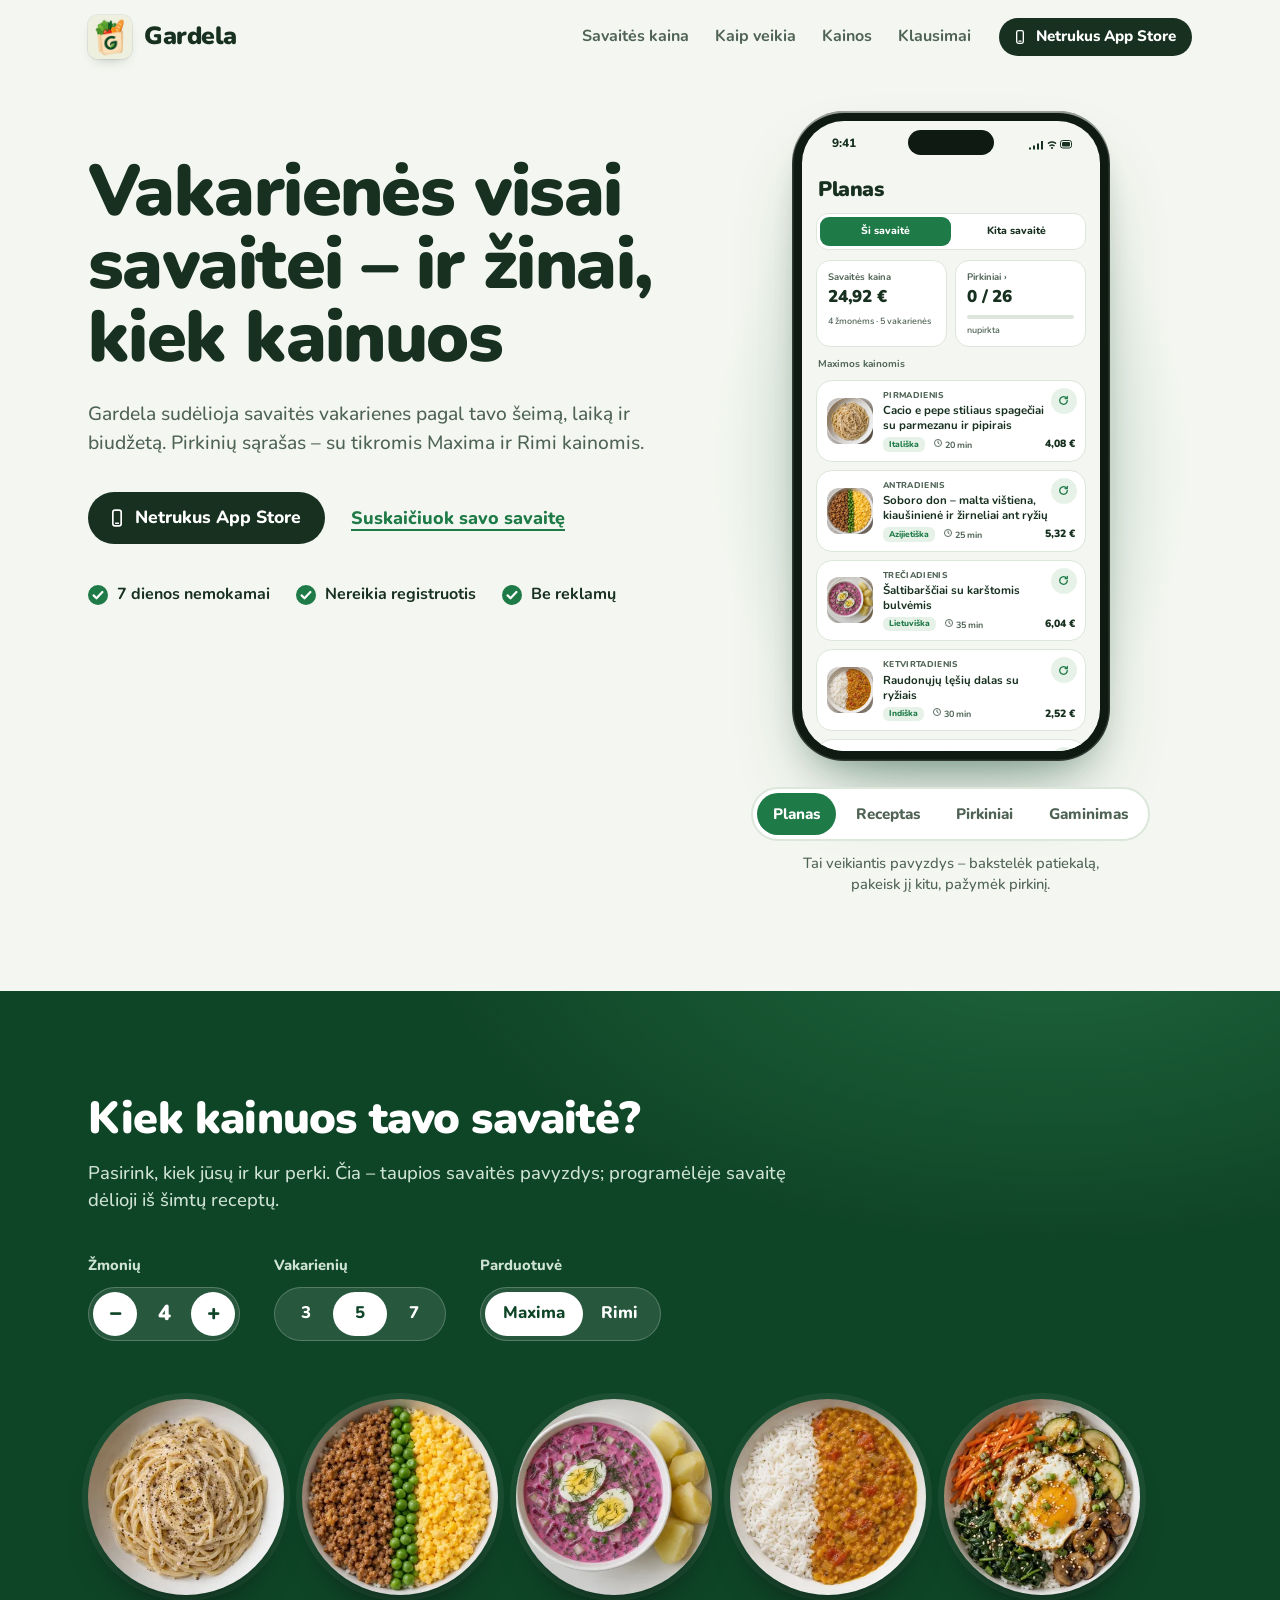
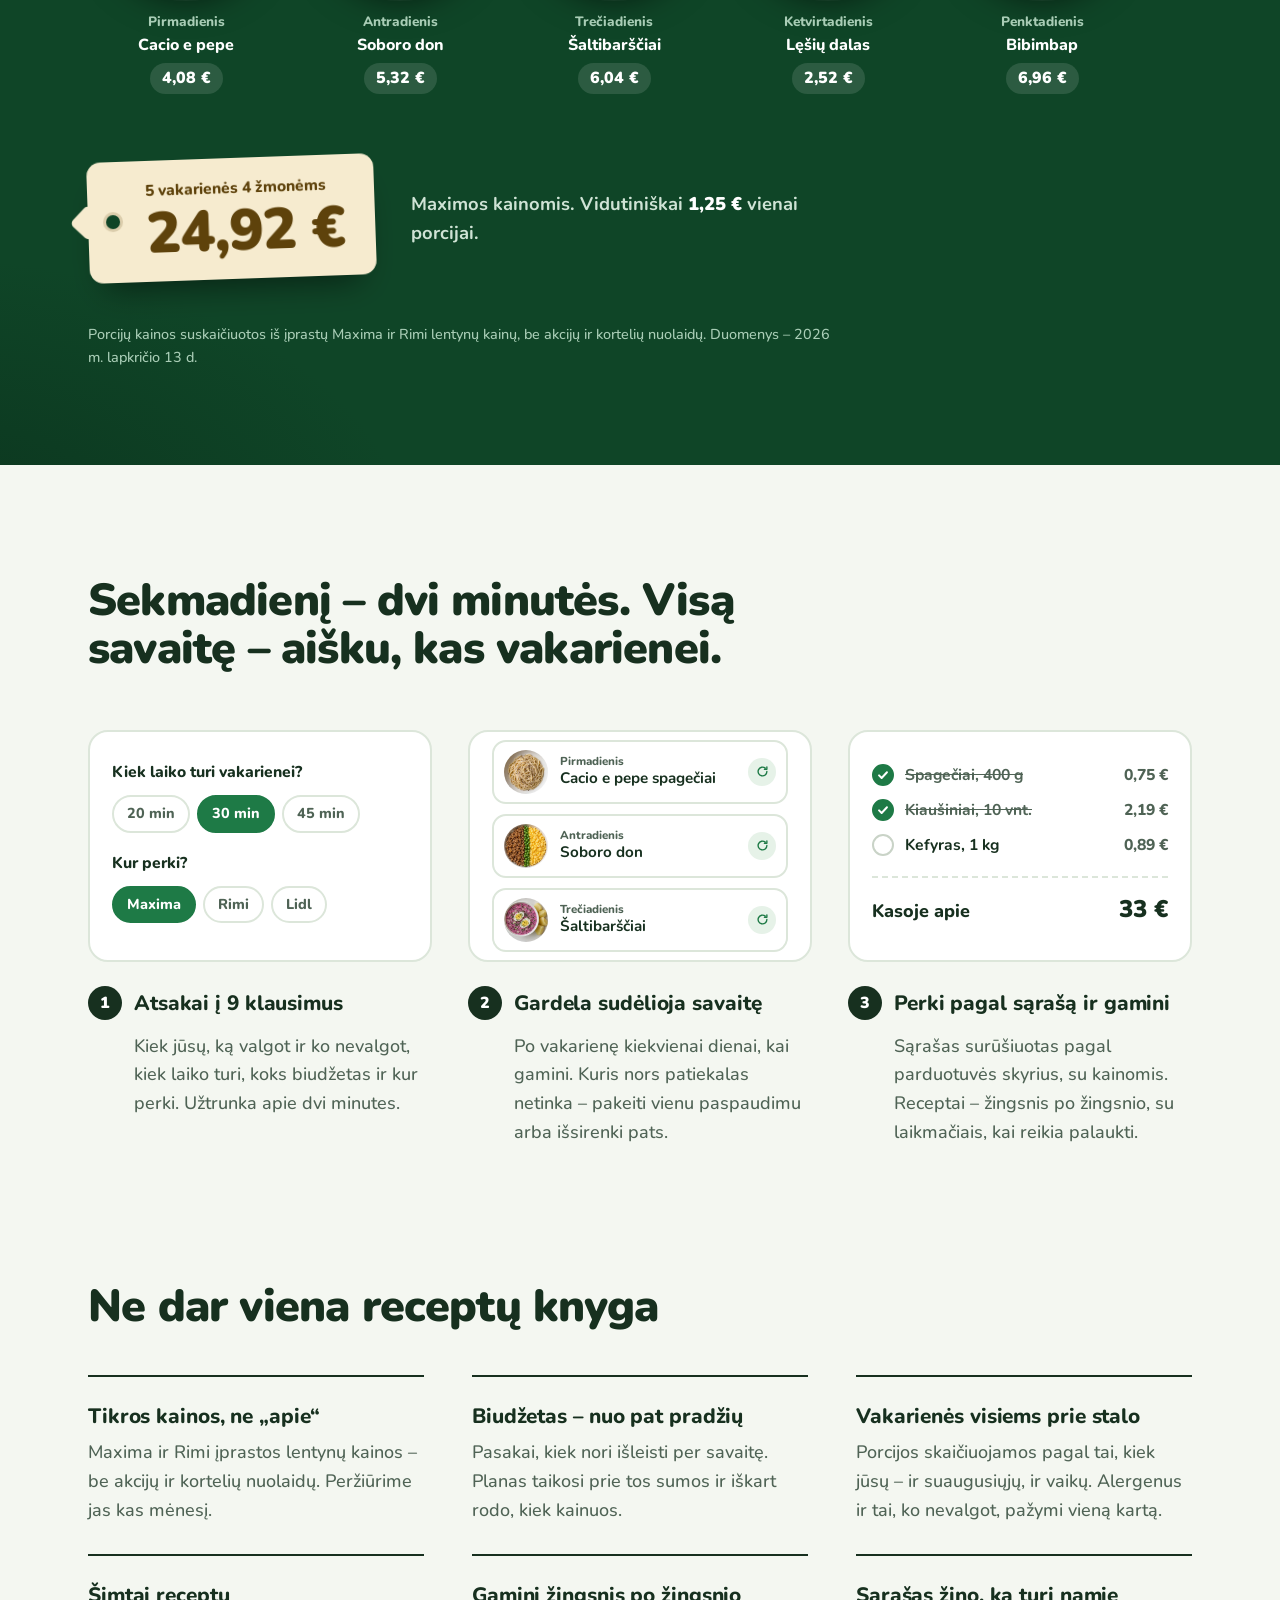
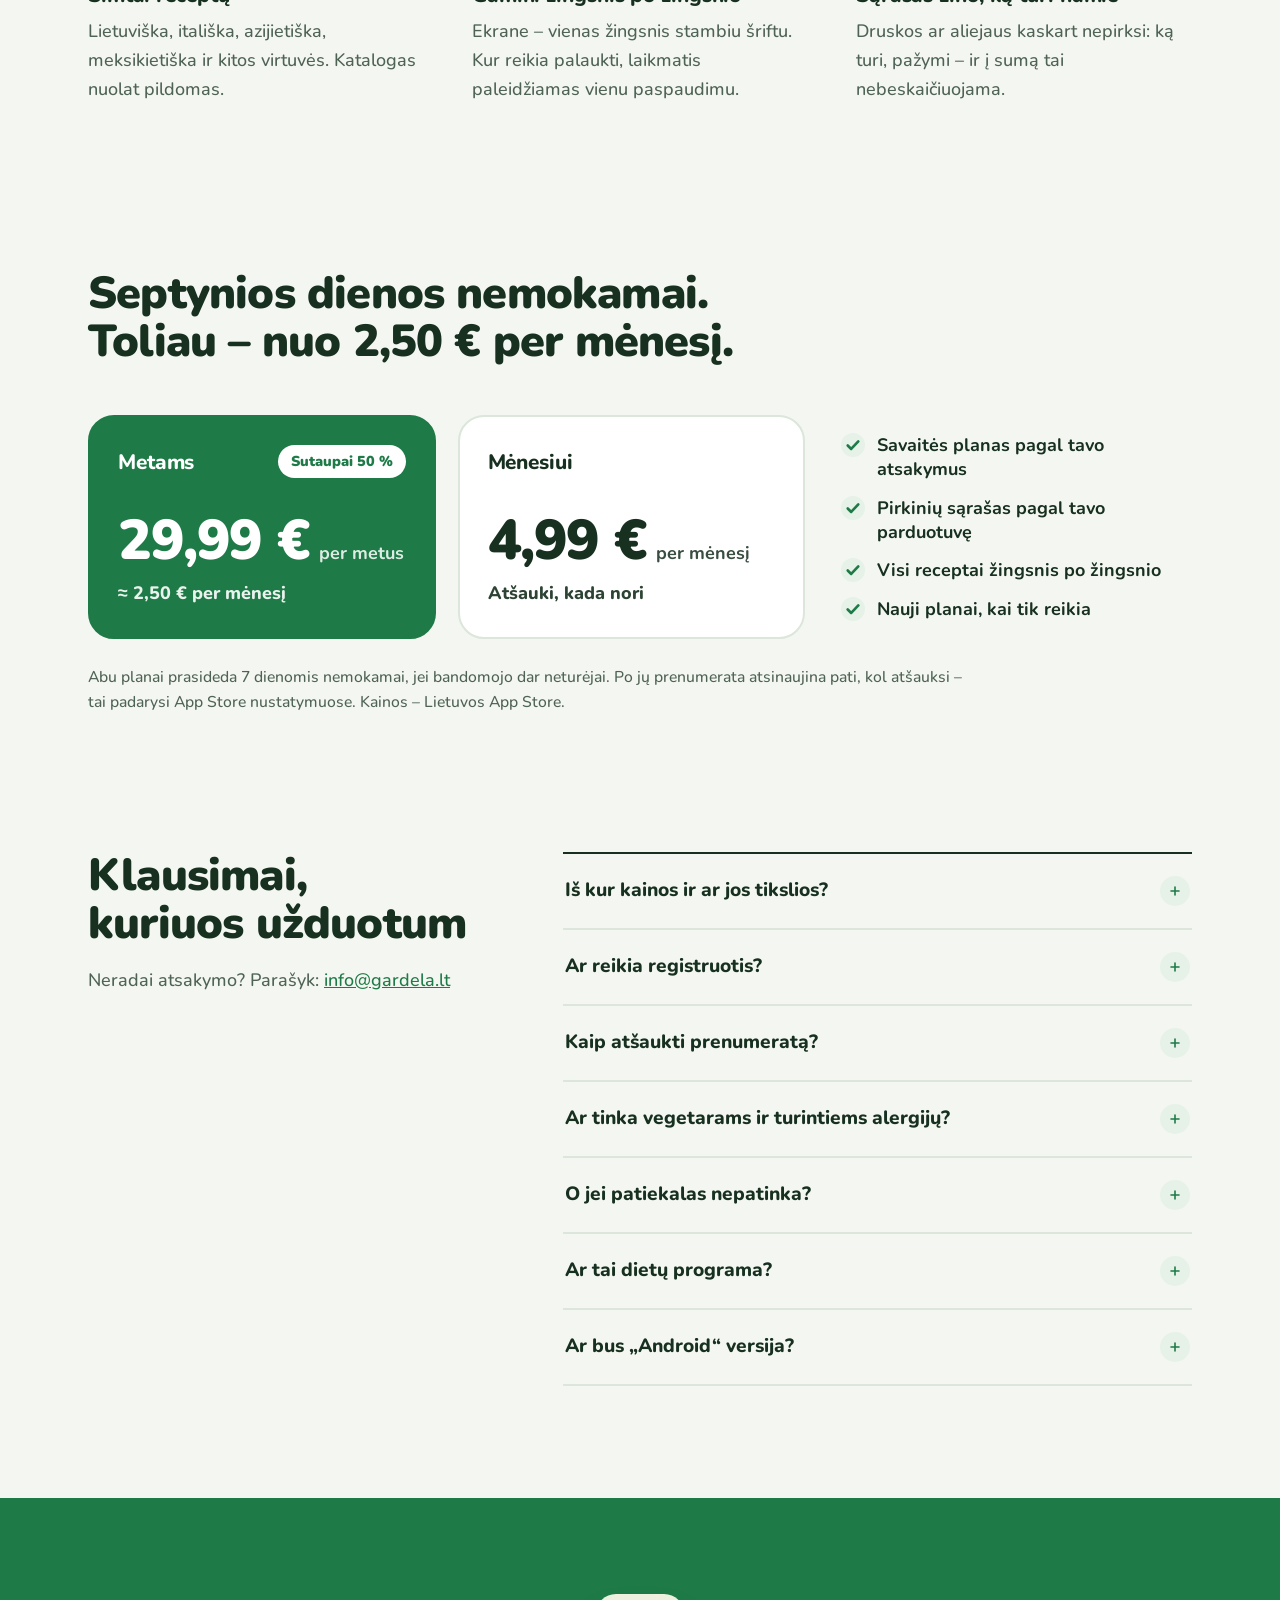
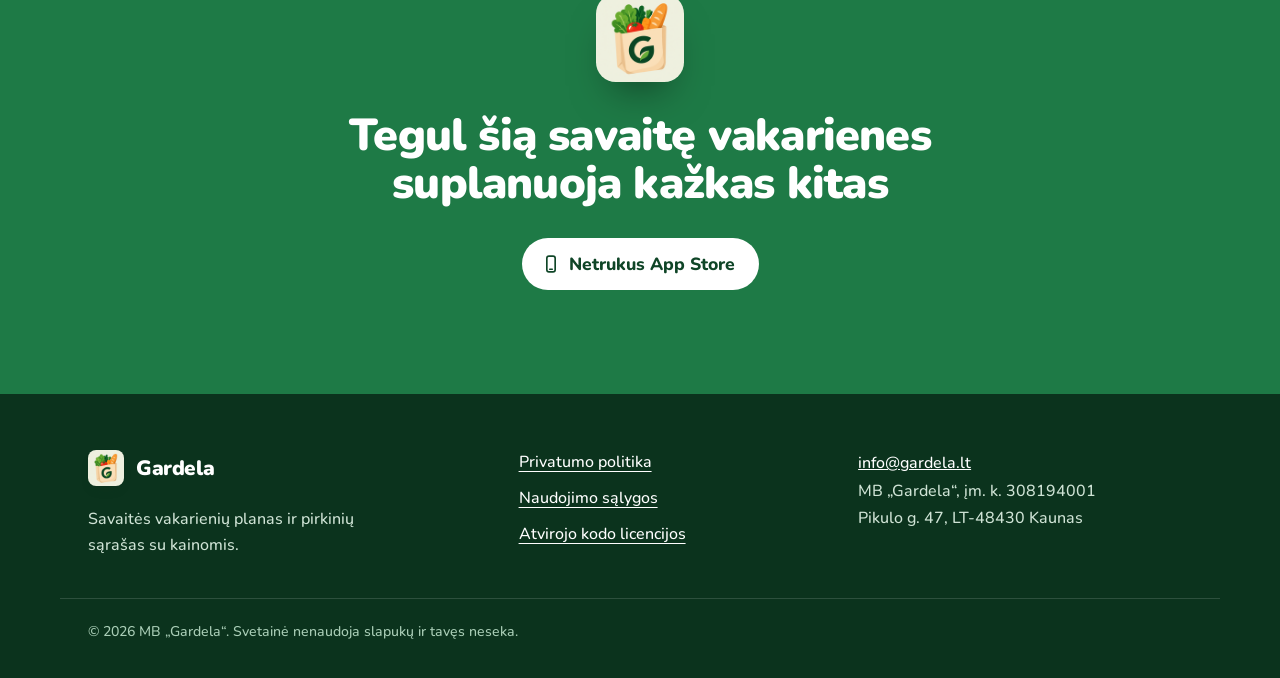
<file: index.html>
<!DOCTYPE html>
<html lang="lt">
<head>
<meta charset="utf-8">
<meta name="viewport" content="width=device-width, initial-scale=1">
<title>Gardela – vakarienės visai savaitei, su kainomis</title>
<meta name="description" content="Gardela sudėlioja savaitės vakarienių planą pagal tavo šeimą, laiką ir biudžetą, o pirkinių sąrašą – su tikromis Maxima ir Rimi kainomis. Programėlė iPhone.">
<meta name="theme-color" content="#F4F7F1">
<link rel="canonical" href="https://gardela.lt/">
<meta property="og:type" content="website">
<meta property="og:locale" content="lt_LT">
<meta property="og:site_name" content="Gardela">
<meta property="og:url" content="https://gardela.lt/">
<meta property="og:title" content="Gardela – vakarienės visai savaitei, su kainomis">
<meta property="og:description" content="Savaitės vakarienių planas ir pirkinių sąrašas su tikromis Maxima ir Rimi kainomis.">
<meta property="og:image" content="https://gardela.lt/img/og.jpg">
<meta name="twitter:card" content="summary_large_image">
<link rel="icon" href="favicon.png" type="image/png">
<link rel="apple-touch-icon" href="apple-touch-icon.png">
<link rel="preload" href="fonts/nunito-latin.woff2" as="font" type="font/woff2" crossorigin>
<link rel="preload" href="fonts/nunito-latin-ext.woff2" as="font" type="font/woff2" crossorigin>
<link rel="stylesheet" href="site.css">
</head>
<body>
<a class="skip" href="#turinys">Pereiti prie turinio</a>

<header class="top" id="top">
  <div class="top-in">
  <a class="brand" href="#turinys" aria-label="Gardela – į puslapio viršų">
    <img src="img/gardela-192.png" width="44" height="44" alt="">
    <span>Gardela</span>
  </a>
  <nav class="top-nav" aria-label="Puslapio dalys">
    <a href="#savaite">Savaitės kaina</a>
    <a href="#kaip-veikia">Kaip veikia</a>
    <a href="#kainos">Kainos</a>
    <a href="#duk">Klausimai</a>
  </nav>
  <span class="soon"><svg viewBox="0 0 24 24" width="16" height="16" aria-hidden="true"><rect x="7" y="2.5" width="10" height="19" rx="2.6" fill="none" stroke="currentColor" stroke-width="2"/><path d="M10.5 18.3h3" stroke="currentColor" stroke-width="2" stroke-linecap="round"/></svg>Netrukus App Store</span>
  <button type="button" class="menu-btn" id="menu-btn" aria-expanded="false" aria-controls="mnav" aria-label="Meniu"><span></span><span></span><span></span></button>
  </div>
  <nav class="mnav" id="mnav" aria-label="Puslapio dalys" hidden>
    <a href="#savaite">Savaitės kaina</a>
    <a href="#kaip-veikia">Kaip veikia</a>
    <a href="#kainos">Kainos</a>
    <a href="#duk">Klausimai</a>
  </nav>
</header>

<main id="turinys">

<section class="hero">
  <div class="hero-copy">
    <h1>Vakarienės visai savaitei&nbsp;– ir&nbsp;žinai, kiek kainuos</h1>
    <p class="lead">Gardela sudėlioja savaitės vakarienes pagal tavo šeimą, laiką ir biudžetą. Pirkinių sąrašas – su tikromis Maxima ir Rimi kainomis.</p>
    <div class="hero-cta">
      <span class="soon soon-lg"><svg viewBox="0 0 24 24" width="20" height="20" aria-hidden="true"><rect x="7" y="2.5" width="10" height="19" rx="2.6" fill="none" stroke="currentColor" stroke-width="2"/><path d="M10.5 18.3h3" stroke="currentColor" stroke-width="2" stroke-linecap="round"/></svg>Netrukus App Store</span>
      <a class="quiet-link" href="#savaite">Suskaičiuok savo savaitę</a>
    </div>
    <ul class="proof">
      <li>7 dienos nemokamai</li>
      <li>Nereikia registruotis</li>
      <li>Be reklamų</li>
    </ul>
  </div>

  <div class="demo" aria-label="Veikiantis programėlės pavyzdys">
    <div class="phone">
      <div class="phone-island" aria-hidden="true"></div>
      <div class="phone-status" aria-hidden="true"><span>9:41</span><svg viewBox="0 0 46 12" width="46" height="12"><path d="M1 9.5h2v2H1zM5 7.5h2v4H5zM9 5.5h2v6H9zM13 3h2v8.5h-2z" fill="currentColor"/><path d="M20.5 5.2a6 6 0 0 1 7 0M22 7.6a3.6 3.6 0 0 1 4 0" fill="none" stroke="currentColor" stroke-width="1.5" stroke-linecap="round"/><circle cx="24" cy="10" r="1.1" fill="currentColor"/><rect x="32.5" y="2.5" width="11" height="7.5" rx="2.2" fill="none" stroke="currentColor" stroke-width="1"/><rect x="34" y="4" width="8" height="4.5" rx="1" fill="currentColor"/></svg></div>
      <div class="screen" id="screen" tabindex="-1">
        <noscript><p class="noscript">Pavyzdžiui reikia įjungto „JavaScript“.</p></noscript>
      </div>
    </div>
    <div class="demo-side">
      <div class="demo-tabs" role="tablist" aria-label="Pavyzdžio ekranai">
        <button role="tab" id="tab-plan" data-tab="plan" aria-selected="true" aria-controls="screen">Planas</button>
        <button role="tab" id="tab-recipe" data-tab="recipe" aria-selected="false" aria-controls="screen" tabindex="-1">Receptas</button>
        <button role="tab" id="tab-list" data-tab="list" aria-selected="false" aria-controls="screen" tabindex="-1">Pirkiniai</button>
        <button role="tab" id="tab-cook" data-tab="cook" aria-selected="false" aria-controls="screen" tabindex="-1">Gaminimas</button>
      </div>
      <p class="demo-hint" id="demo-hint">Tai veikiantis pavyzdys – bakstelėk patiekalą, pakeisk jį kitu, pažymėk pirkinį.</p>
    </div>
  </div>
</section>

<section class="week" id="savaite" aria-labelledby="savaite-h">
  <div class="wrap">
    <div class="week-head">
      <h2 id="savaite-h">Kiek kainuos tavo savaitė?</h2>
      <p>Pasirink, kiek jūsų ir kur perki. Čia – taupios savaitės pavyzdys; programėlėje savaitę dėlioji iš šimtų receptų.</p>
    </div>

    <div class="week-controls">
      <div class="ctl">
        <span class="ctl-label" id="lbl-people">Žmonių</span>
        <div class="stepper" role="group" aria-labelledby="lbl-people">
          <button type="button" id="people-minus" aria-label="Mažiau žmonių">−</button>
          <output id="people-val" aria-live="polite">4</output>
          <button type="button" id="people-plus" aria-label="Daugiau žmonių">+</button>
        </div>
      </div>
      <div class="ctl">
        <span class="ctl-label" id="lbl-dinners">Vakarienių</span>
        <div class="seg" role="radiogroup" aria-labelledby="lbl-dinners" id="seg-dinners">
          <button type="button" role="radio" aria-checked="false" data-v="3">3</button>
          <button type="button" role="radio" aria-checked="true" data-v="5">5</button>
          <button type="button" role="radio" aria-checked="false" data-v="7">7</button>
        </div>
      </div>
      <div class="ctl">
        <span class="ctl-label" id="lbl-store">Parduotuvė</span>
        <div class="seg" role="radiogroup" aria-labelledby="lbl-store" id="seg-store">
          <button type="button" role="radio" aria-checked="true" data-v="maxima">Maxima</button>
          <button type="button" role="radio" aria-checked="false" data-v="rimi">Rimi</button>
        </div>
      </div>
    </div>

    <ol class="plates" id="plates" aria-label="Savaitės vakarienės"></ol>

    <div class="week-total">
      <div class="tag" aria-live="polite">
        <span class="tag-hole" aria-hidden="true"></span>
        <span class="tag-label" id="total-label">5 vakarienės 4 žmonėms</span>
        <strong class="tag-sum" id="total-sum">24,92 €</strong>
      </div>
      <p class="week-avg" id="total-avg"></p>
    </div>
    <p class="week-note">Porcijų kainos suskaičiuotos iš įprastų Maxima ir Rimi lentynų kainų, be akcijų ir kortelių nuolaidų. Duomenys – 2026 m. lapkričio 13 d.</p>
  </div>
</section>

<section class="how" id="kaip-veikia" aria-labelledby="how-h">
  <div class="wrap">
    <h2 id="how-h">Sekmadienį&nbsp;– dvi minutės. Visą savaitę&nbsp;– aišku, kas vakarienei.</h2>
    <ol class="steps">
      <li class="step">
        <div class="vignette v-ask" aria-hidden="true">
          <div class="v-q">Kiek laiko turi vakarienei?</div>
          <div class="v-chips"><span>20 min</span><span class="on">30 min</span><span>45 min</span></div>
          <div class="v-q">Kur perki?</div>
          <div class="v-chips"><span class="on">Maxima</span><span>Rimi</span><span>Lidl</span></div>
        </div>
        <h3>Atsakai į 9 klausimus</h3>
        <p>Kiek jūsų, ką valgot ir ko nevalgot, kiek laiko turi, koks biudžetas ir kur perki. Užtrunka apie dvi minutes.</p>
      </li>
      <li class="step">
        <div class="vignette v-plan" aria-hidden="true">
          <div class="v-row"><img src="img/plate-cacio.webp" width="44" height="44" alt="" loading="lazy"><span><b>Pirmadienis</b>Cacio e pepe spagečiai</span><i></i></div>
          <div class="v-row"><img src="img/plate-soboro.webp" width="44" height="44" alt="" loading="lazy"><span><b>Antradienis</b>Soboro don</span><i></i></div>
          <div class="v-row"><img src="img/plate-salti.webp" width="44" height="44" alt="" loading="lazy"><span><b>Trečiadienis</b>Šaltibarščiai</span><i></i></div>
        </div>
        <h3>Gardela sudėlioja savaitę</h3>
        <p>Po vakarienę kiekvienai dienai, kai gamini. Kuris nors patiekalas netinka – pakeiti vienu paspaudimu arba išsirenki pats.</p>
      </li>
      <li class="step">
        <div class="vignette v-list" aria-hidden="true">
          <div class="v-item done"><i></i><span>Spagečiai, 400 g</span><em>0,75 €</em></div>
          <div class="v-item done"><i></i><span>Kiaušiniai, 10 vnt.</span><em>2,19 €</em></div>
          <div class="v-item"><i></i><span>Kefyras, 1 kg</span><em>0,89 €</em></div>
          <div class="v-sum"><span>Kasoje apie</span><b>33 €</b></div>
        </div>
        <h3>Perki pagal sąrašą ir gamini</h3>
        <p>Sąrašas surūšiuotas pagal parduotuvės skyrius, su kainomis. Receptai – žingsnis po žingsnio, su laikmačiais, kai reikia palaukti.</p>
      </li>
    </ol>
  </div>
</section>

<section class="diff" id="kuo-kitokia" aria-labelledby="diff-h">
  <div class="wrap">
    <h2 id="diff-h">Ne dar viena receptų knyga</h2>
    <div class="diff-grid">
      <article>
        <h3>Tikros kainos, ne „apie“</h3>
        <p>Maxima ir Rimi įprastos lentynų kainos – be akcijų ir kortelių nuolaidų. Peržiūrime jas kas mėnesį.</p>
      </article>
      <article>
        <h3>Biudžetas&nbsp;– nuo pat pradžių</h3>
        <p>Pasakai, kiek nori išleisti per savaitę. Planas taikosi prie tos sumos ir iškart rodo, kiek kainuos.</p>
      </article>
      <article>
        <h3>Vakarienės visiems prie stalo</h3>
        <p>Porcijos skaičiuojamos pagal tai, kiek jūsų – ir suaugusiųjų, ir vaikų. Alergenus ir tai, ko nevalgot, pažymi vieną kartą.</p>
      </article>
      <article>
        <h3>Šimtai receptų</h3>
        <p>Lietuviška, itališka, azijietiška, meksikietiška ir kitos virtuvės. Katalogas nuolat pildomas.</p>
      </article>
      <article>
        <h3>Gamini žingsnis po žingsnio</h3>
        <p>Ekrane – vienas žingsnis stambiu šriftu. Kur reikia palaukti, laikmatis paleidžiamas vienu paspaudimu.</p>
      </article>
      <article>
        <h3>Sąrašas žino, ką turi namie</h3>
        <p>Druskos ar aliejaus kaskart nepirksi: ką turi, pažymi – ir į sumą tai nebeskaičiuojama.</p>
      </article>
    </div>
  </div>
</section>

<section class="pricing" id="kainos" aria-labelledby="price-h">
  <div class="wrap">
    <h2 id="price-h">Septynios dienos nemokamai. Toliau&nbsp;– nuo 2,50&nbsp;€ per mėnesį.</h2>
    <div class="plans">
      <article class="plan plan-year">
        <header>
          <h3>Metams</h3>
          <span class="badge">Sutaupai 50 %</span>
        </header>
        <p class="price"><strong>29,99 €</strong><span>per metus</span></p>
        <p class="price-sub">≈ 2,50 € per mėnesį</p>
      </article>
      <article class="plan">
        <header><h3>Mėnesiui</h3></header>
        <p class="price"><strong>4,99 €</strong><span>per mėnesį</span></p>
        <p class="price-sub">Atšauki, kada nori</p>
      </article>
      <ul class="included">
        <li>Savaitės planas pagal tavo atsakymus</li>
        <li>Pirkinių sąrašas pagal tavo parduotuvę</li>
        <li>Visi receptai žingsnis po žingsnio</li>
        <li>Nauji planai, kai tik reikia</li>
      </ul>
    </div>
    <p class="fine">Abu planai prasideda 7 dienomis nemokamai, jei bandomojo dar neturėjai. Po jų prenumerata atsinaujina pati, kol atšauksi – tai padarysi App Store nustatymuose. Kainos – Lietuvos App Store.</p>
  </div>
</section>

<section class="faq" id="duk" aria-labelledby="faq-h">
  <div class="wrap faq-wrap">
    <div class="faq-head"><h2 id="faq-h">Klausimai, kuriuos užduotum</h2><p>Neradai atsakymo? Parašyk: <a href="mailto:info@gardela.lt">info@gardela.lt</a></p></div>
    <div class="faq-list">
      <details>
        <summary>Iš kur kainos ir ar jos tikslios?</summary>
        <p>Maxima ir Rimi kainas imame iš jų elektroninių parduotuvių: įprastas lentynų kainas, be akcijų ir lojalumo kortelių nuolaidų. Peržiūrime jas kas mėnesį. Jei perki Lidl, Iki ar Norfoje, kainos bus apytikslės – programėlėje jos pažymėtos ženklu ≈. Tikras kitų parduotuvių kainas planuojame pridėti. Kasoje suma gali šiek tiek skirtis: parduotuvės kainas keičia dažniau nei mes.</p>
      </details>
      <details>
        <summary>Ar reikia registruotis?</summary>
        <p>Ne. Atsisiunti, atsakai į klausimus – ir Gardela sudėlioja tavo savaitę. Paskyros kurti nereikia. Prisijungti el. paštu arba su „Apple“ verta tik tam, kad planas neprapultų pakeitus telefoną.</p>
      </details>
      <details>
        <summary>Kaip atšaukti prenumeratą?</summary>
        <p>Programėlėje: Profilis → „Valdyti prenumeratą“. Arba telefone: Settings → tavo vardas → Subscriptions → Gardela. Atšaukus viskas veikia iki apmokėto laikotarpio pabaigos, o tos savaitės planas ir pirkinių sąrašas lieka matomi iki savaitės pabaigos.</p>
      </details>
      <details>
        <summary>Ar tinka vegetarams ir turintiems alergijų?</summary>
        <p>Taip. Gali rinktis: valgau viską, vegetariškai, veganiškai arba be mėsos, bet su žuvimi. Pažymėk alergenus – glitimą, pieno produktus, kiaušinius, riešutus, žuvį, vėžiagyvius, sezamą ar soją – ir receptų su jais plane nebus. Receptus atrenkame pagal ingredientus, bet gamintojų etiketes visada patikrink pats.</p>
      </details>
      <details>
        <summary>O jei patiekalas nepatinka?</summary>
        <p>Bet kurią dieną gali paprašyti kito pasiūlymo arba išsirinkti patiekalą pats. Kitos dienos lieka kaip buvo, o pirkinių sąrašas ir savaitės kaina persiskaičiuoja.</p>
      </details>
      <details>
        <summary>Ar tai dietų programa?</summary>
        <p>Ne. Gardela – apie kasdienes vakarienes šeimai: kad nereikėtų kas vakarą galvoti, ką gaminti, ir kad žinotum, kiek išleisi. Kiekvieno patiekalo maistinę vertę matysi, bet svorio tikslų ar dietų čia nėra.</p>
      </details>
      <details>
        <summary>Ar bus „Android“ versija?</summary>
        <p>Kol kas Gardela veikia tik „iPhone“. „Android“ versiją planuojame.</p>
      </details>
    </div>
  </div>
</section>

<section class="closing" aria-labelledby="close-h">
  <div class="wrap">
    <img src="img/gardela-192.png" width="88" height="88" alt="" loading="lazy">
    <h2 id="close-h">Tegul šią savaitę vakarienes suplanuoja kažkas kitas</h2>
    <span class="soon soon-lg soon-light"><svg viewBox="0 0 24 24" width="20" height="20" aria-hidden="true"><rect x="7" y="2.5" width="10" height="19" rx="2.6" fill="none" stroke="currentColor" stroke-width="2"/><path d="M10.5 18.3h3" stroke="currentColor" stroke-width="2" stroke-linecap="round"/></svg>Netrukus App Store</span>
  </div>
</section>

</main>

<footer class="foot">
  <div class="wrap foot-grid">
    <div class="foot-brand">
      <a class="brand" href="/"><img src="img/gardela-192.png" width="36" height="36" alt="" loading="lazy"><span>Gardela</span></a>
      <p>Savaitės vakarienių planas ir pirkinių sąrašas su kainomis.</p>
    </div>
    <nav aria-label="Teisinė informacija">
      <a href="/privatumas">Privatumo politika</a>
      <a href="/salygos">Naudojimo sąlygos</a>
      <a href="/licencijos">Atvirojo kodo licencijos</a>
    </nav>
    <address>
      <a href="mailto:info@gardela.lt">info@gardela.lt</a><br>
      MB „Gardela“, įm. k. 308194001<br>
      Pikulo g. 47, LT-48430 Kaunas
    </address>
  </div>
  <div class="wrap foot-small">
    <p>© 2026 MB „Gardela“. Svetainė nenaudoja slapukų ir tavęs neseka.</p>
  </div>
</footer>

<script src="app.js" defer></script>
</body>
</html>
</file>
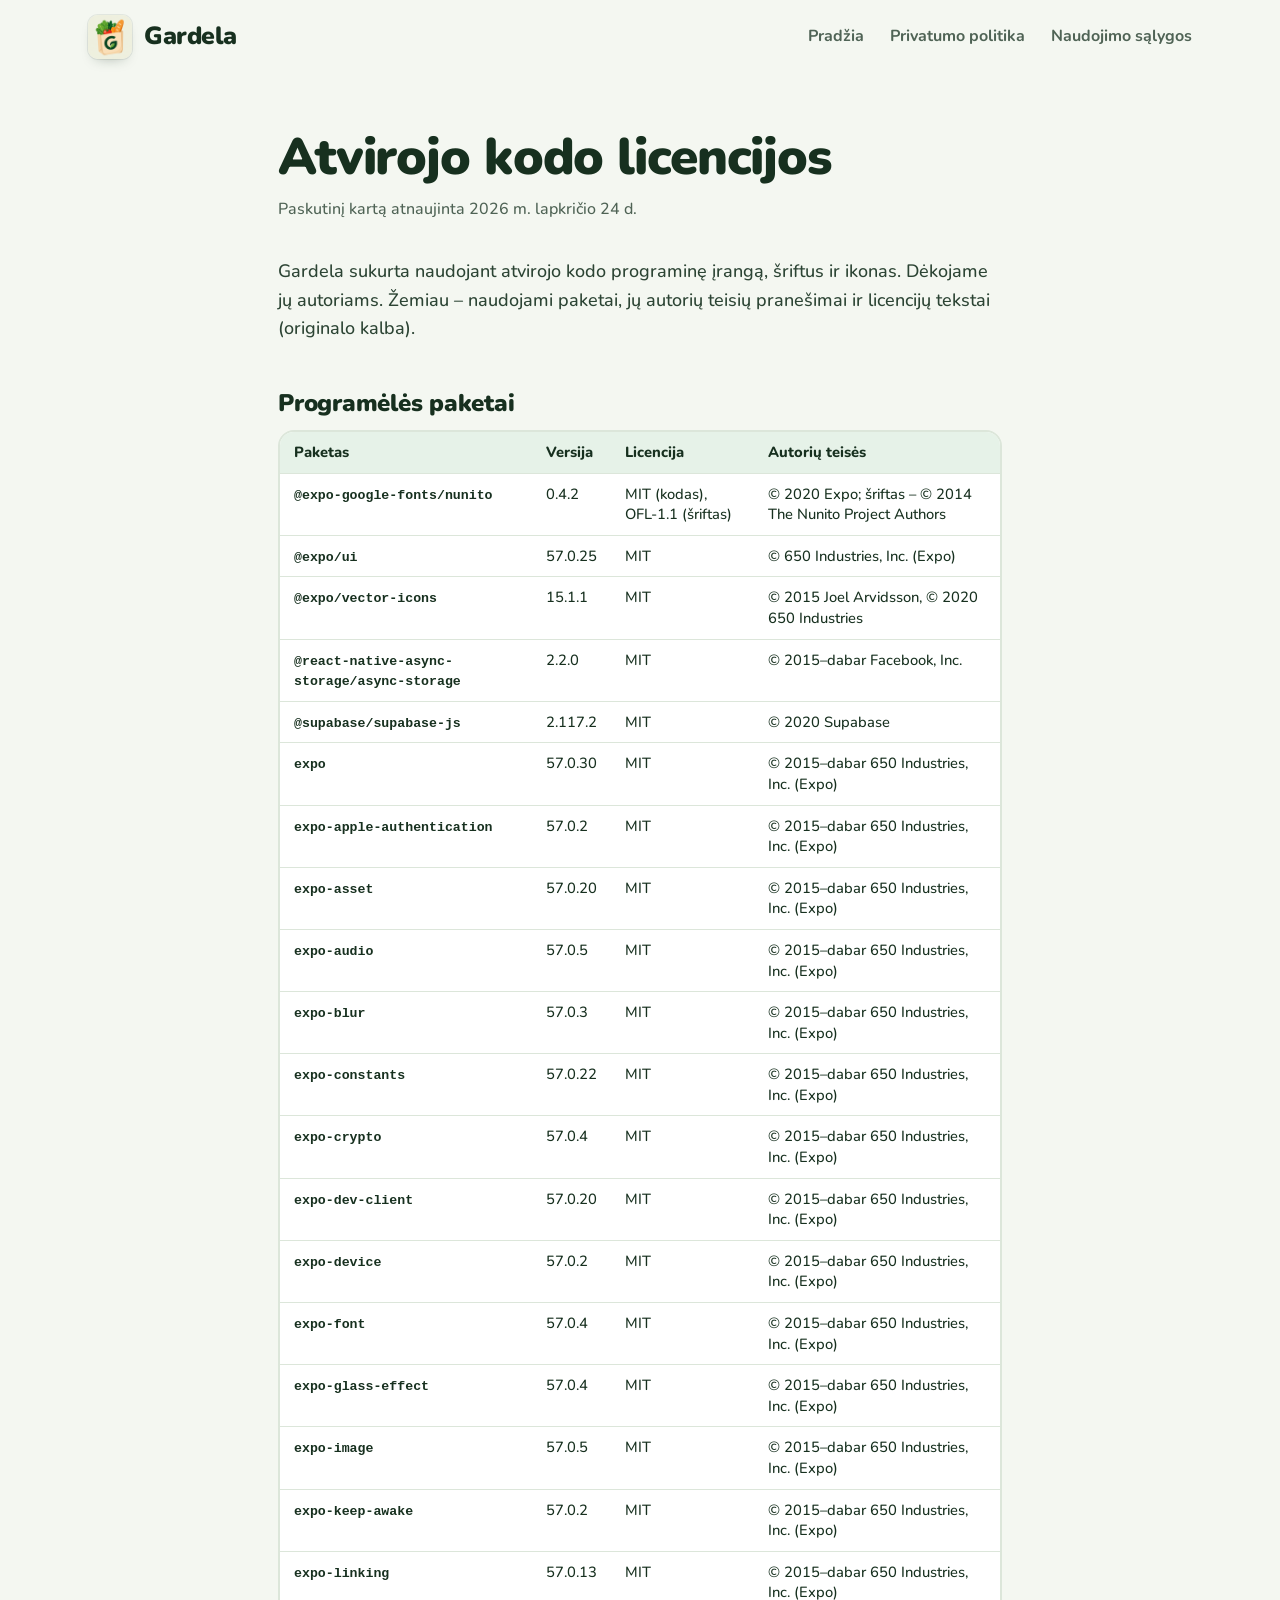
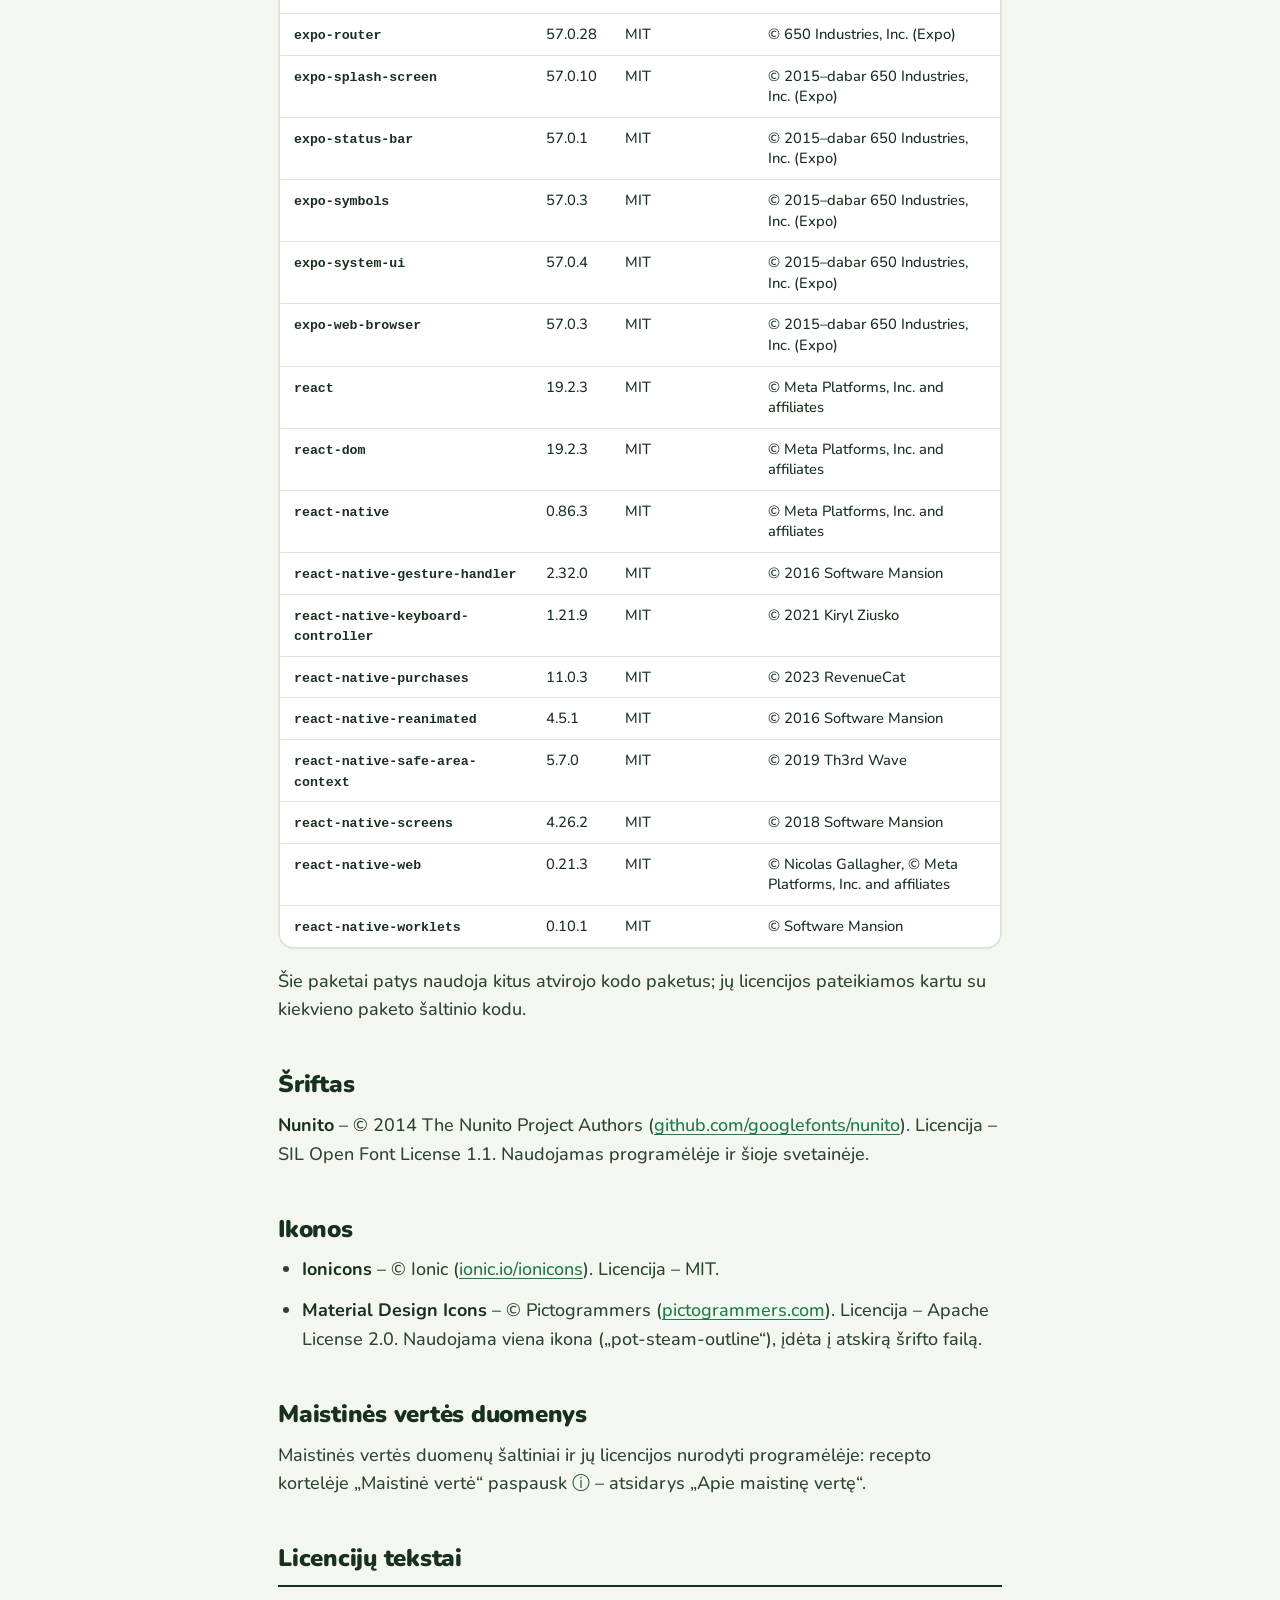
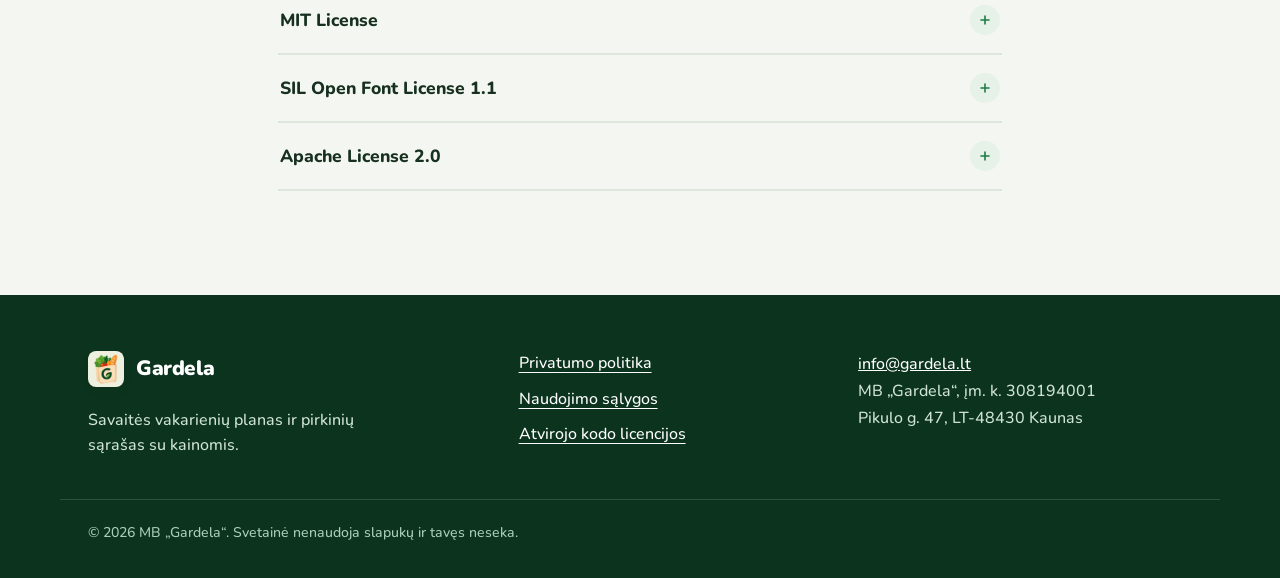
<file: licencijos.html>
<!DOCTYPE html>
<html lang="lt">
<head>
<meta charset="utf-8">
<meta name="viewport" content="width=device-width, initial-scale=1">
<title>Atvirojo kodo licencijos – Gardela</title>
<meta name="description" content="Gardelos programėlėje ir svetainėje naudojami atvirojo kodo paketai, šriftai, ikonos ir jų licencijos.">
<meta name="theme-color" content="#F4F7F1">
<link rel="canonical" href="https://gardela.lt/licencijos">
<link rel="icon" href="/favicon.png" type="image/png">
<link rel="apple-touch-icon" href="/apple-touch-icon.png">
<link rel="preload" href="/fonts/nunito-latin.woff2" as="font" type="font/woff2" crossorigin>
<link rel="preload" href="/fonts/nunito-latin-ext.woff2" as="font" type="font/woff2" crossorigin>
<link rel="stylesheet" href="/site.css">
</head>
<body class="doc">
<a class="skip" href="#turinys">Pereiti prie turinio</a>
<header class="top">
  <div class="top-in">
  <a class="brand" href="/" aria-label="Gardela – į pradžią">
    <img src="/img/gardela-192.png" width="44" height="44" alt="">
    <span>Gardela</span>
  </a>
  <nav class="top-nav doc-nav" aria-label="Svetainė">
    <a href="/">Pradžia</a>
    <a href="/privatumas">Privatumo politika</a>
    <a href="/salygos">Naudojimo sąlygos</a>
  </nav>
  </div>
</header>
<main id="turinys" class="prose">
<h1>Atvirojo kodo licencijos</h1>
<p class="updated">Paskutinį kartą atnaujinta 2026 m. lapkričio 24 d.</p>

<p>Gardela sukurta naudojant atvirojo kodo programinę įrangą, šriftus ir ikonas. Dėkojame jų autoriams. Žemiau – naudojami paketai, jų autorių teisių pranešimai ir licencijų tekstai (originalo kalba).</p>

<h2>Programėlės paketai</h2>
<div class="table-wrap">
<table>
<thead><tr><th>Paketas</th><th>Versija</th><th>Licencija</th><th>Autorių teisės</th></tr></thead>
<tbody>
<tr><td><code>@expo-google-fonts/nunito</code></td><td>0.4.2</td><td>MIT (kodas), OFL-1.1 (šriftas)</td><td>© 2020 Expo; šriftas – © 2014 The Nunito Project Authors</td></tr>
<tr><td><code>@expo/ui</code></td><td>57.0.25</td><td>MIT</td><td>© 650 Industries, Inc. (Expo)</td></tr>
<tr><td><code>@expo/vector-icons</code></td><td>15.1.1</td><td>MIT</td><td>© 2015 Joel Arvidsson, © 2020 650 Industries</td></tr>
<tr><td><code>@react-native-async-storage/async-storage</code></td><td>2.2.0</td><td>MIT</td><td>© 2015–dabar Facebook, Inc.</td></tr>
<tr><td><code>@supabase/supabase-js</code></td><td>2.117.2</td><td>MIT</td><td>© 2020 Supabase</td></tr>
<tr><td><code>expo</code></td><td>57.0.30</td><td>MIT</td><td>© 2015–dabar 650 Industries, Inc. (Expo)</td></tr>
<tr><td><code>expo-apple-authentication</code></td><td>57.0.2</td><td>MIT</td><td>© 2015–dabar 650 Industries, Inc. (Expo)</td></tr>
<tr><td><code>expo-asset</code></td><td>57.0.20</td><td>MIT</td><td>© 2015–dabar 650 Industries, Inc. (Expo)</td></tr>
<tr><td><code>expo-audio</code></td><td>57.0.5</td><td>MIT</td><td>© 2015–dabar 650 Industries, Inc. (Expo)</td></tr>
<tr><td><code>expo-blur</code></td><td>57.0.3</td><td>MIT</td><td>© 2015–dabar 650 Industries, Inc. (Expo)</td></tr>
<tr><td><code>expo-constants</code></td><td>57.0.22</td><td>MIT</td><td>© 2015–dabar 650 Industries, Inc. (Expo)</td></tr>
<tr><td><code>expo-crypto</code></td><td>57.0.4</td><td>MIT</td><td>© 2015–dabar 650 Industries, Inc. (Expo)</td></tr>
<tr><td><code>expo-dev-client</code></td><td>57.0.20</td><td>MIT</td><td>© 2015–dabar 650 Industries, Inc. (Expo)</td></tr>
<tr><td><code>expo-device</code></td><td>57.0.2</td><td>MIT</td><td>© 2015–dabar 650 Industries, Inc. (Expo)</td></tr>
<tr><td><code>expo-font</code></td><td>57.0.4</td><td>MIT</td><td>© 2015–dabar 650 Industries, Inc. (Expo)</td></tr>
<tr><td><code>expo-glass-effect</code></td><td>57.0.4</td><td>MIT</td><td>© 2015–dabar 650 Industries, Inc. (Expo)</td></tr>
<tr><td><code>expo-image</code></td><td>57.0.5</td><td>MIT</td><td>© 2015–dabar 650 Industries, Inc. (Expo)</td></tr>
<tr><td><code>expo-keep-awake</code></td><td>57.0.2</td><td>MIT</td><td>© 2015–dabar 650 Industries, Inc. (Expo)</td></tr>
<tr><td><code>expo-linking</code></td><td>57.0.13</td><td>MIT</td><td>© 2015–dabar 650 Industries, Inc. (Expo)</td></tr>
<tr><td><code>expo-router</code></td><td>57.0.28</td><td>MIT</td><td>© 650 Industries, Inc. (Expo)</td></tr>
<tr><td><code>expo-splash-screen</code></td><td>57.0.10</td><td>MIT</td><td>© 2015–dabar 650 Industries, Inc. (Expo)</td></tr>
<tr><td><code>expo-status-bar</code></td><td>57.0.1</td><td>MIT</td><td>© 2015–dabar 650 Industries, Inc. (Expo)</td></tr>
<tr><td><code>expo-symbols</code></td><td>57.0.3</td><td>MIT</td><td>© 2015–dabar 650 Industries, Inc. (Expo)</td></tr>
<tr><td><code>expo-system-ui</code></td><td>57.0.4</td><td>MIT</td><td>© 2015–dabar 650 Industries, Inc. (Expo)</td></tr>
<tr><td><code>expo-web-browser</code></td><td>57.0.3</td><td>MIT</td><td>© 2015–dabar 650 Industries, Inc. (Expo)</td></tr>
<tr><td><code>react</code></td><td>19.2.3</td><td>MIT</td><td>© Meta Platforms, Inc. and affiliates</td></tr>
<tr><td><code>react-dom</code></td><td>19.2.3</td><td>MIT</td><td>© Meta Platforms, Inc. and affiliates</td></tr>
<tr><td><code>react-native</code></td><td>0.86.3</td><td>MIT</td><td>© Meta Platforms, Inc. and affiliates</td></tr>
<tr><td><code>react-native-gesture-handler</code></td><td>2.32.0</td><td>MIT</td><td>© 2016 Software Mansion</td></tr>
<tr><td><code>react-native-keyboard-controller</code></td><td>1.21.9</td><td>MIT</td><td>© 2021 Kiryl Ziusko</td></tr>
<tr><td><code>react-native-purchases</code></td><td>11.0.3</td><td>MIT</td><td>© 2023 RevenueCat</td></tr>
<tr><td><code>react-native-reanimated</code></td><td>4.5.1</td><td>MIT</td><td>© 2016 Software Mansion</td></tr>
<tr><td><code>react-native-safe-area-context</code></td><td>5.7.0</td><td>MIT</td><td>© 2019 Th3rd Wave</td></tr>
<tr><td><code>react-native-screens</code></td><td>4.26.2</td><td>MIT</td><td>© 2018 Software Mansion</td></tr>
<tr><td><code>react-native-web</code></td><td>0.21.3</td><td>MIT</td><td>© Nicolas Gallagher, © Meta Platforms, Inc. and affiliates</td></tr>
<tr><td><code>react-native-worklets</code></td><td>0.10.1</td><td>MIT</td><td>© Software Mansion</td></tr>
</tbody>
</table>
</div>
<p>Šie paketai patys naudoja kitus atvirojo kodo paketus; jų licencijos pateikiamos kartu su kiekvieno paketo šaltinio kodu.</p>

<h2>Šriftas</h2>
<p><strong>Nunito</strong> – © 2014 The Nunito Project Authors (<a href="https://github.com/googlefonts/nunito">github.com/googlefonts/nunito</a>). Licencija – SIL Open Font License 1.1. Naudojamas programėlėje ir šioje svetainėje.</p>

<h2>Ikonos</h2>
<ul>
<li><strong>Ionicons</strong> – © Ionic (<a href="https://ionic.io/ionicons">ionic.io/ionicons</a>). Licencija – MIT.</li>
<li><strong>Material Design Icons</strong> – © Pictogrammers (<a href="https://pictogrammers.com/library/mdi/">pictogrammers.com</a>). Licencija – Apache License 2.0. Naudojama viena ikona („pot-steam-outline“), įdėta į atskirą šrifto failą.</li>
</ul>

<h2>Maistinės vertės duomenys</h2>
<p>Maistinės vertės duomenų šaltiniai ir jų licencijos nurodyti programėlėje: recepto kortelėje „Maistinė vertė“ paspausk ⓘ – atsidarys „Apie maistinę vertę“.</p>

<h2>Licencijų tekstai</h2>
<details><summary>MIT License</summary><pre>Permission is hereby granted, free of charge, to any person obtaining a copy
of this software and associated documentation files (the &quot;Software&quot;), to deal
in the Software without restriction, including without limitation the rights
to use, copy, modify, merge, publish, distribute, sublicense, and/or sell
copies of the Software, and to permit persons to whom the Software is
furnished to do so, subject to the following conditions:

The above copyright notice and this permission notice shall be included in all
copies or substantial portions of the Software.

THE SOFTWARE IS PROVIDED &quot;AS IS&quot;, WITHOUT WARRANTY OF ANY KIND, EXPRESS OR
IMPLIED, INCLUDING BUT NOT LIMITED TO THE WARRANTIES OF MERCHANTABILITY,
FITNESS FOR A PARTICULAR PURPOSE AND NONINFRINGEMENT. IN NO EVENT SHALL THE
AUTHORS OR COPYRIGHT HOLDERS BE LIABLE FOR ANY CLAIM, DAMAGES OR OTHER
LIABILITY, WHETHER IN AN ACTION OF CONTRACT, TORT OR OTHERWISE, ARISING FROM,
OUT OF OR IN CONNECTION WITH THE SOFTWARE OR THE USE OR OTHER DEALINGS IN THE
SOFTWARE.</pre></details>
<details><summary>SIL Open Font License 1.1</summary><pre>Copyright 2014 The Nunito Project Authors (https://github.com/googlefonts/nunito)

This Font Software is licensed under the SIL Open Font License, Version 1.1.
This license is copied below, and is also available with a FAQ at:
http://scripts.sil.org/OFL


-----------------------------------------------------------
SIL OPEN FONT LICENSE Version 1.1 - 26 February 2007
-----------------------------------------------------------

PREAMBLE
The goals of the Open Font License (OFL) are to stimulate worldwide
development of collaborative font projects, to support the font creation
efforts of academic and linguistic communities, and to provide a free and
open framework in which fonts may be shared and improved in partnership
with others.

The OFL allows the licensed fonts to be used, studied, modified and
redistributed freely as long as they are not sold by themselves. The
fonts, including any derivative works, can be bundled, embedded, 
redistributed and/or sold with any software provided that any reserved
names are not used by derivative works. The fonts and derivatives,
however, cannot be released under any other type of license. The
requirement for fonts to remain under this license does not apply
to any document created using the fonts or their derivatives.

DEFINITIONS
&quot;Font Software&quot; refers to the set of files released by the Copyright
Holder(s) under this license and clearly marked as such. This may
include source files, build scripts and documentation.

&quot;Reserved Font Name&quot; refers to any names specified as such after the
copyright statement(s).

&quot;Original Version&quot; refers to the collection of Font Software components as
distributed by the Copyright Holder(s).

&quot;Modified Version&quot; refers to any derivative made by adding to, deleting,
or substituting -- in part or in whole -- any of the components of the
Original Version, by changing formats or by porting the Font Software to a
new environment.

&quot;Author&quot; refers to any designer, engineer, programmer, technical
writer or other person who contributed to the Font Software.

PERMISSION &amp; CONDITIONS
Permission is hereby granted, free of charge, to any person obtaining
a copy of the Font Software, to use, study, copy, merge, embed, modify,
redistribute, and sell modified and unmodified copies of the Font
Software, subject to the following conditions:

1) Neither the Font Software nor any of its individual components,
in Original or Modified Versions, may be sold by itself.

2) Original or Modified Versions of the Font Software may be bundled,
redistributed and/or sold with any software, provided that each copy
contains the above copyright notice and this license. These can be
included either as stand-alone text files, human-readable headers or
in the appropriate machine-readable metadata fields within text or
binary files as long as those fields can be easily viewed by the user.

3) No Modified Version of the Font Software may use the Reserved Font
Name(s) unless explicit written permission is granted by the corresponding
Copyright Holder. This restriction only applies to the primary font name as
presented to the users.

4) The name(s) of the Copyright Holder(s) or the Author(s) of the Font
Software shall not be used to promote, endorse or advertise any
Modified Version, except to acknowledge the contribution(s) of the
Copyright Holder(s) and the Author(s) or with their explicit written
permission.

5) The Font Software, modified or unmodified, in part or in whole,
must be distributed entirely under this license, and must not be
distributed under any other license. The requirement for fonts to
remain under this license does not apply to any document created
using the Font Software.

TERMINATION
This license becomes null and void if any of the above conditions are
not met.

DISCLAIMER
THE FONT SOFTWARE IS PROVIDED &quot;AS IS&quot;, WITHOUT WARRANTY OF ANY KIND,
EXPRESS OR IMPLIED, INCLUDING BUT NOT LIMITED TO ANY WARRANTIES OF
MERCHANTABILITY, FITNESS FOR A PARTICULAR PURPOSE AND NONINFRINGEMENT
OF COPYRIGHT, PATENT, TRADEMARK, OR OTHER RIGHT. IN NO EVENT SHALL THE
COPYRIGHT HOLDER BE LIABLE FOR ANY CLAIM, DAMAGES OR OTHER LIABILITY,
INCLUDING ANY GENERAL, SPECIAL, INDIRECT, INCIDENTAL, OR CONSEQUENTIAL
DAMAGES, WHETHER IN AN ACTION OF CONTRACT, TORT OR OTHERWISE, ARISING
FROM, OUT OF THE USE OR INABILITY TO USE THE FONT SOFTWARE OR FROM
OTHER DEALINGS IN THE FONT SOFTWARE.</pre></details>
<details><summary>Apache License 2.0</summary><pre>Apache License

Version 2.0, January 2004

http://www.apache.org/licenses/ 

TERMS AND CONDITIONS FOR USE, REPRODUCTION, AND DISTRIBUTION

1. Definitions.

&quot;License&quot; shall mean the terms and conditions for use, reproduction, and distribution as defined by Sections 1 through 9 of this document.

&quot;Licensor&quot; shall mean the copyright owner or entity authorized by the copyright owner that is granting the License.

&quot;Legal Entity&quot; shall mean the union of the acting entity and all other entities that control, are controlled by, or are under common control with that entity. For the purposes of this definition, &quot;control&quot; means (i) the power, direct or indirect, to cause the direction or management of such entity, whether by contract or otherwise, or (ii) ownership of fifty percent (50%) or more of the outstanding shares, or (iii) beneficial ownership of such entity.

&quot;You&quot; (or &quot;Your&quot;) shall mean an individual or Legal Entity exercising permissions granted by this License.

&quot;Source&quot; form shall mean the preferred form for making modifications, including but not limited to software source code, documentation source, and configuration files.

&quot;Object&quot; form shall mean any form resulting from mechanical transformation or translation of a Source form, including but not limited to compiled object code, generated documentation, and conversions to other media types.

&quot;Work&quot; shall mean the work of authorship, whether in Source or Object form, made available under the License, as indicated by a copyright notice that is included in or attached to the work (an example is provided in the Appendix below).

&quot;Derivative Works&quot; shall mean any work, whether in Source or Object form, that is based on (or derived from) the Work and for which the editorial revisions, annotations, elaborations, or other modifications represent, as a whole, an original work of authorship. For the purposes of this License, Derivative Works shall not include works that remain separable from, or merely link (or bind by name) to the interfaces of, the Work and Derivative Works thereof.

&quot;Contribution&quot; shall mean any work of authorship, including the original version of the Work and any modifications or additions to that Work or Derivative Works thereof, that is intentionally submitted to Licensor for inclusion in the Work by the copyright owner or by an individual or Legal Entity authorized to submit on behalf of the copyright owner. For the purposes of this definition, &quot;submitted&quot; means any form of electronic, verbal, or written communication sent to the Licensor or its representatives, including but not limited to communication on electronic mailing lists, source code control systems, and issue tracking systems that are managed by, or on behalf of, the Licensor for the purpose of discussing and improving the Work, but excluding communication that is conspicuously marked or otherwise designated in writing by the copyright owner as &quot;Not a Contribution.&quot;

&quot;Contributor&quot; shall mean Licensor and any individual or Legal Entity on behalf of whom a Contribution has been received by Licensor and subsequently incorporated within the Work.

2. Grant of Copyright License. Subject to the terms and conditions of this License, each Contributor hereby grants to You a perpetual, worldwide, non-exclusive, no-charge, royalty-free, irrevocable copyright license to reproduce, prepare Derivative Works of, publicly display, publicly perform, sublicense, and distribute the Work and such Derivative Works in Source or Object form.

3. Grant of Patent License. Subject to the terms and conditions of this License, each Contributor hereby grants to You a perpetual, worldwide, non-exclusive, no-charge, royalty-free, irrevocable (except as stated in this section) patent license to make, have made, use, offer to sell, sell, import, and otherwise transfer the Work, where such license applies only to those patent claims licensable by such Contributor that are necessarily infringed by their Contribution(s) alone or by combination of their Contribution(s) with the Work to which such Contribution(s) was submitted. If You institute patent litigation against any entity (including a cross-claim or counterclaim in a lawsuit) alleging that the Work or a Contribution incorporated within the Work constitutes direct or contributory patent infringement, then any patent licenses granted to You under this License for that Work shall terminate as of the date such litigation is filed.

4. Redistribution. You may reproduce and distribute copies of the Work or Derivative Works thereof in any medium, with or without modifications, and in Source or Object form, provided that You meet the following conditions:

You must give any other recipients of the Work or Derivative Works a copy of this License; and

You must cause any modified files to carry prominent notices stating that You changed the files; and

You must retain, in the Source form of any Derivative Works that You distribute, all copyright, patent, trademark, and attribution notices from the Source form of the Work, excluding those notices that do not pertain to any part of the Derivative Works; and

If the Work includes a &quot;NOTICE&quot; text file as part of its distribution, then any Derivative Works that You distribute must include a readable copy of the attribution notices contained within such NOTICE file, excluding those notices that do not pertain to any part of the Derivative Works, in at least one of the following places: within a NOTICE text file distributed as part of the Derivative Works; within the Source form or documentation, if provided along with the Derivative Works; or, within a display generated by the Derivative Works, if and wherever such third-party notices normally appear. The contents of the NOTICE file are for informational purposes only and do not modify the License. You may add Your own attribution notices within Derivative Works that You distribute, alongside or as an addendum to the NOTICE text from the Work, provided that such additional attribution notices cannot be construed as modifying the License. You may add Your own copyright statement to Your modifications and may provide additional or different license terms and conditions for use, reproduction, or distribution of Your modifications, or for any such Derivative Works as a whole, provided Your use, reproduction, and distribution of the Work otherwise complies with the conditions stated in this License.

5. Submission of Contributions. Unless You explicitly state otherwise, any Contribution intentionally submitted for inclusion in the Work by You to the Licensor shall be under the terms and conditions of this License, without any additional terms or conditions. Notwithstanding the above, nothing herein shall supersede or modify the terms of any separate license agreement you may have executed with Licensor regarding such Contributions.

6. Trademarks. This License does not grant permission to use the trade names, trademarks, service marks, or product names of the Licensor, except as required for reasonable and customary use in describing the origin of the Work and reproducing the content of the NOTICE file.

7. Disclaimer of Warranty. Unless required by applicable law or agreed to in writing, Licensor provides the Work (and each Contributor provides its Contributions) on an &quot;AS IS&quot; BASIS, WITHOUT WARRANTIES OR CONDITIONS OF ANY KIND, either express or implied, including, without limitation, any warranties or conditions of TITLE, NON-INFRINGEMENT, MERCHANTABILITY, or FITNESS FOR A PARTICULAR PURPOSE. You are solely responsible for determining the appropriateness of using or redistributing the Work and assume any risks associated with Your exercise of permissions under this License.

8. Limitation of Liability. In no event and under no legal theory, whether in tort (including negligence), contract, or otherwise, unless required by applicable law (such as deliberate and grossly negligent acts) or agreed to in writing, shall any Contributor be liable to You for damages, including any direct, indirect, special, incidental, or consequential damages of any character arising as a result of this License or out of the use or inability to use the Work (including but not limited to damages for loss of goodwill, work stoppage, computer failure or malfunction, or any and all other commercial damages or losses), even if such Contributor has been advised of the possibility of such damages.

9. Accepting Warranty or Additional Liability. While redistributing the Work or Derivative Works thereof, You may choose to offer, and charge a fee for, acceptance of support, warranty, indemnity, or other liability obligations and/or rights consistent with this License. However, in accepting such obligations, You may act only on Your own behalf and on Your sole responsibility, not on behalf of any other Contributor, and only if You agree to indemnify, defend, and hold each Contributor harmless for any liability incurred by, or claims asserted against, such Contributor by reason of your accepting any such warranty or additional liability.

END OF TERMS AND CONDITIONS</pre></details>
</main>
<footer class="foot">
  <div class="wrap foot-grid">
    <div class="foot-brand">
      <a class="brand" href="/"><img src="/img/gardela-192.png" width="36" height="36" alt="" loading="lazy"><span>Gardela</span></a>
      <p>Savaitės vakarienių planas ir pirkinių sąrašas su kainomis.</p>
    </div>
    <nav aria-label="Teisinė informacija">
      <a href="/privatumas">Privatumo politika</a>
      <a href="/salygos">Naudojimo sąlygos</a>
      <a href="/licencijos">Atvirojo kodo licencijos</a>
    </nav>
    <address>
      <a href="mailto:info@gardela.lt">info@gardela.lt</a><br>
      MB „Gardela“, įm. k. 308194001<br>
      Pikulo g. 47, LT-48430 Kaunas
    </address>
  </div>
  <div class="wrap foot-small">
    <p>© 2026 MB „Gardela“. Svetainė nenaudoja slapukų ir tavęs neseka.</p>
  </div>
</footer>
</body>
</html>
</file>
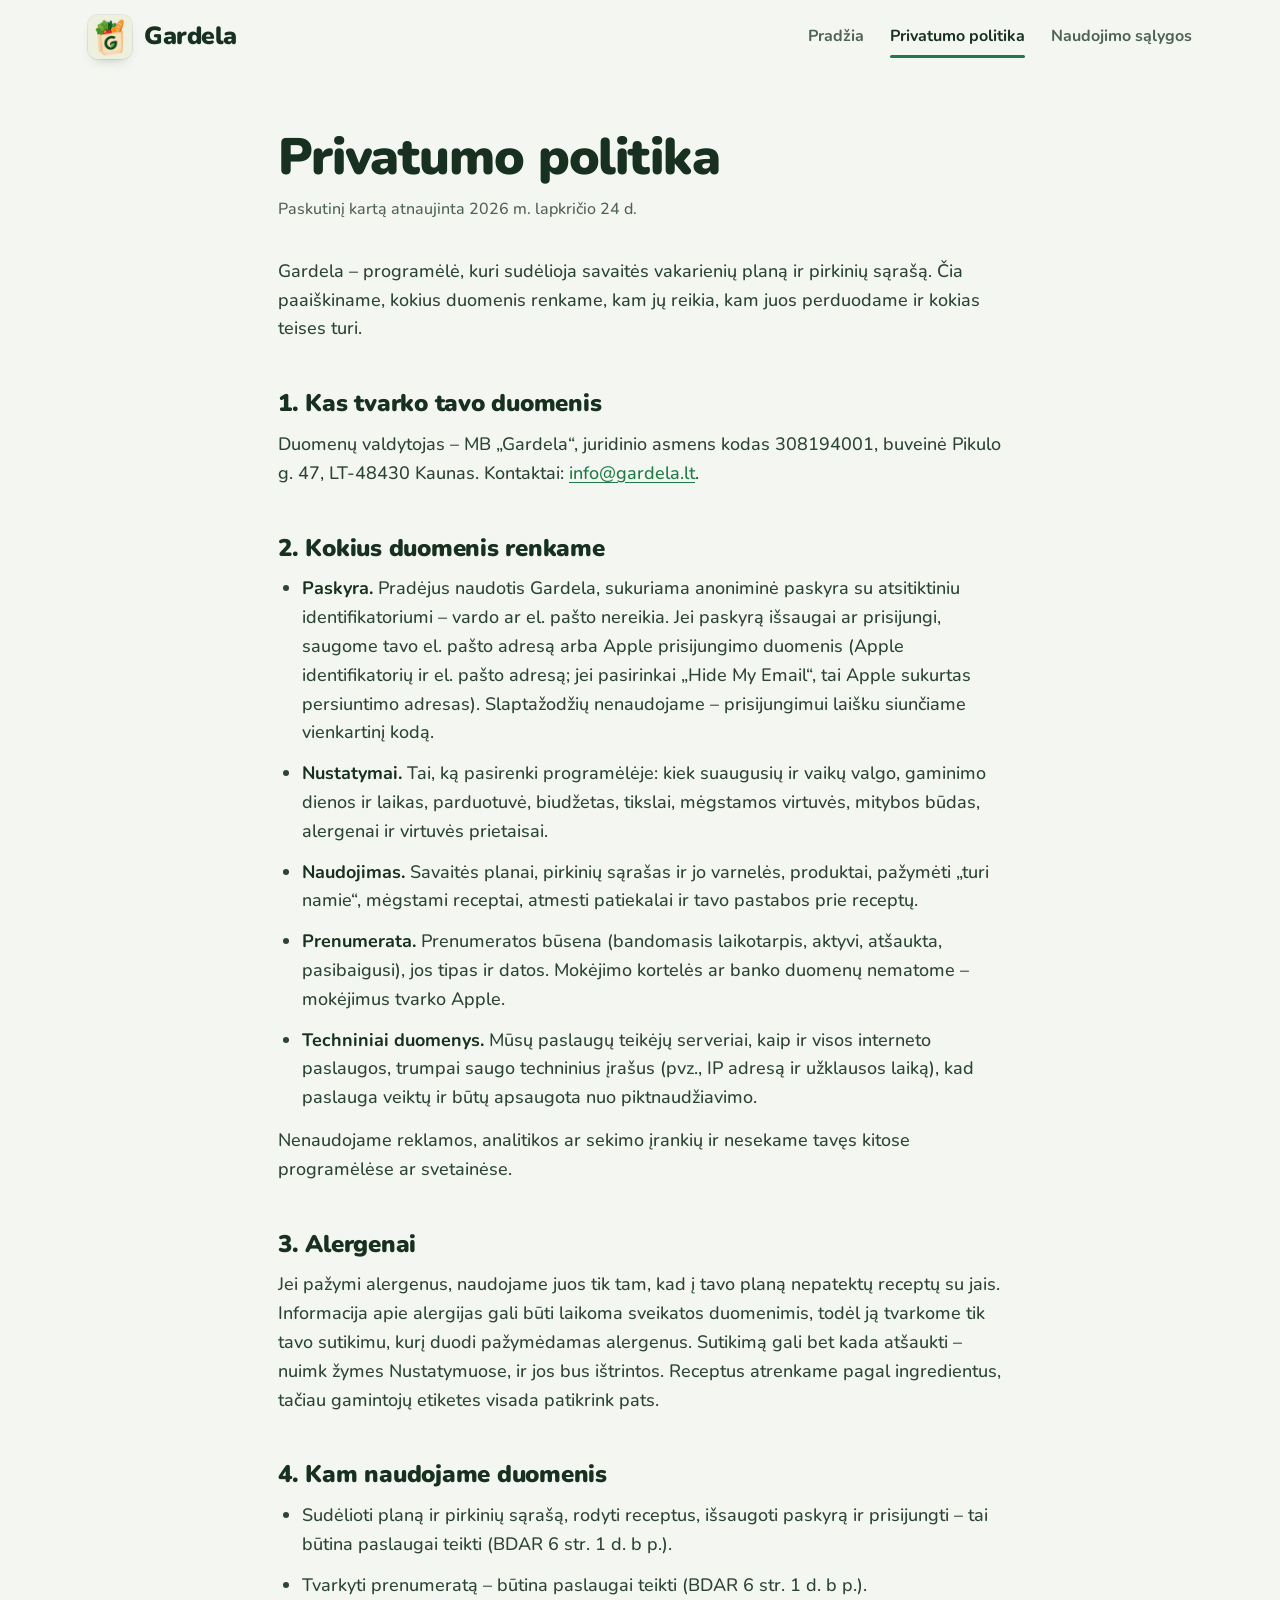
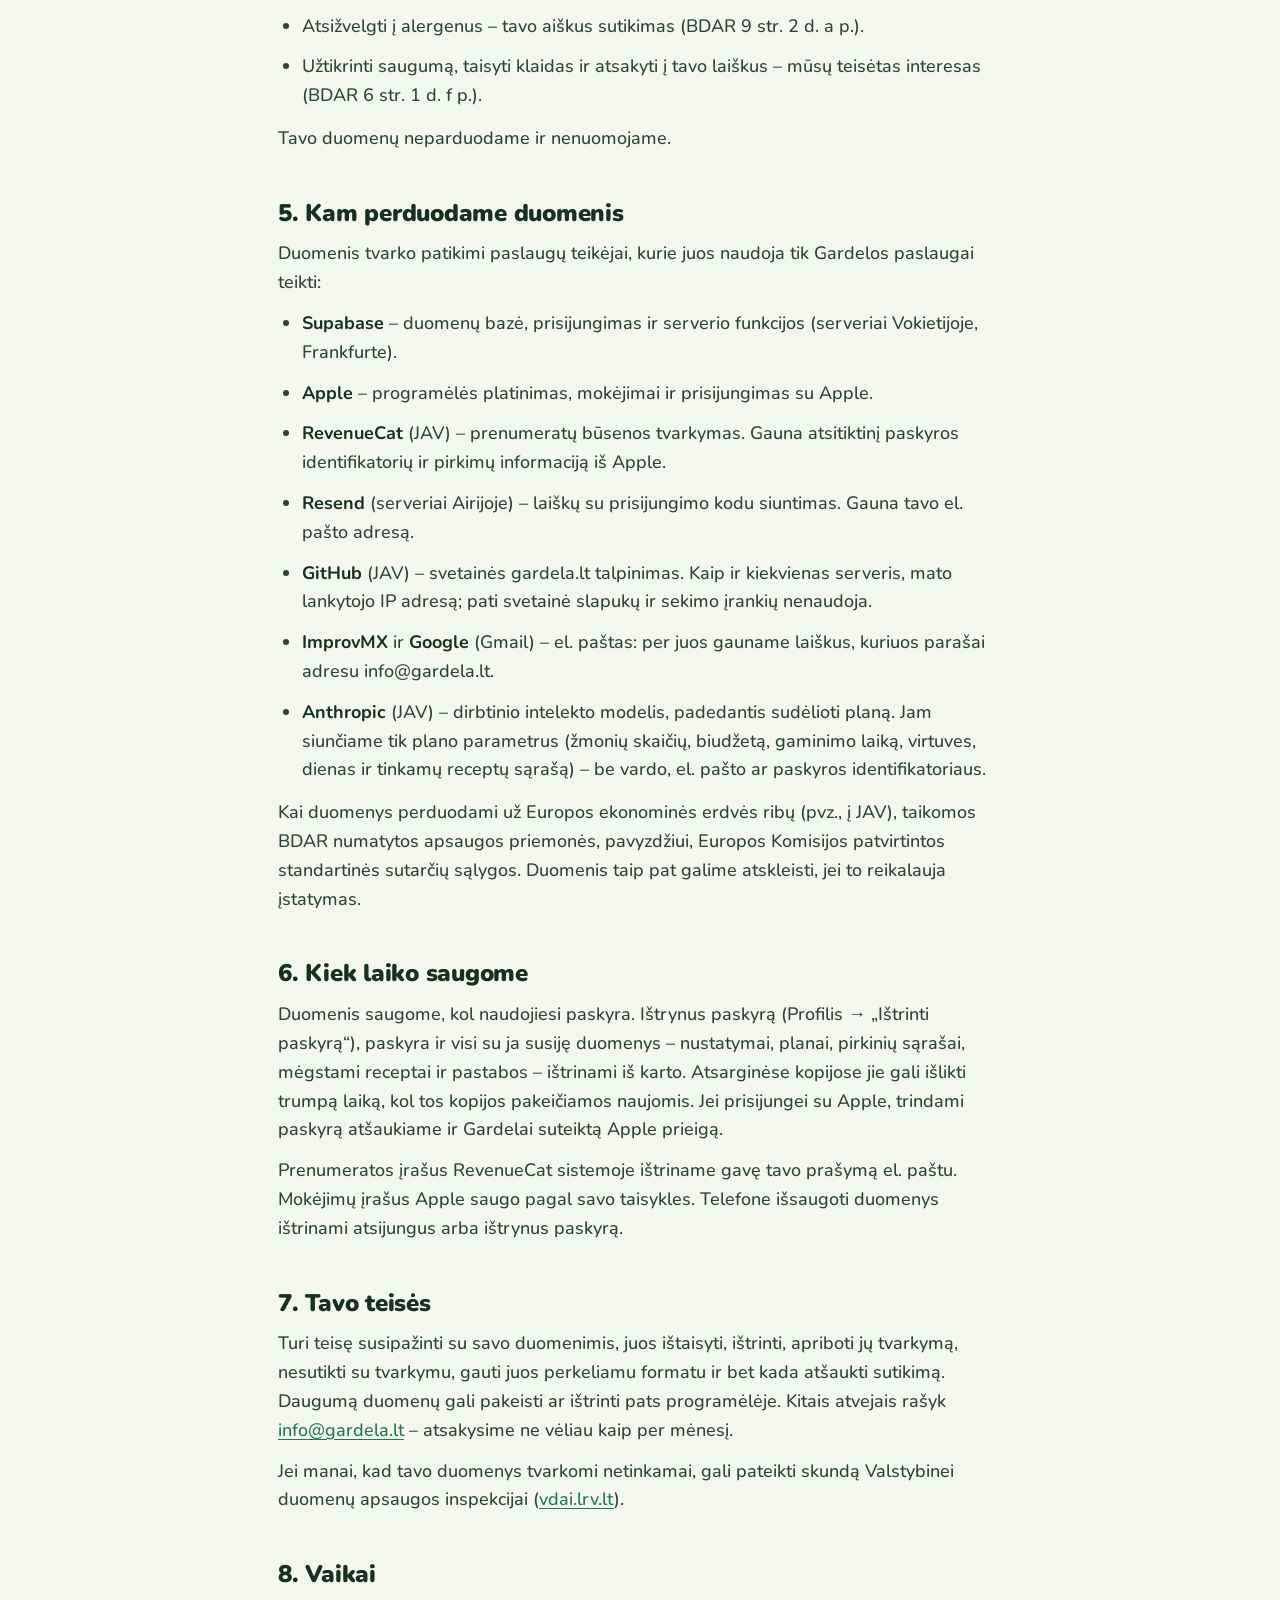
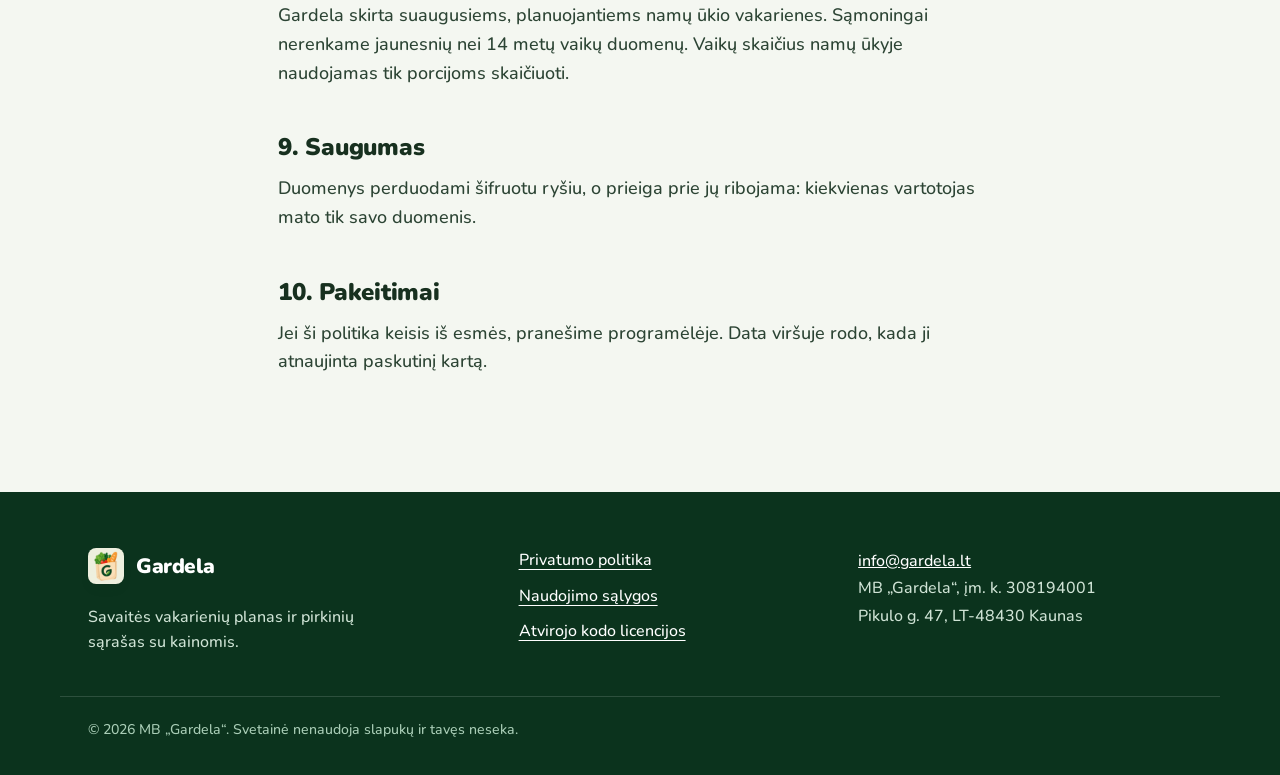
<file: privatumas.html>
<!DOCTYPE html>
<html lang="lt">
<head>
<meta charset="utf-8">
<meta name="viewport" content="width=device-width, initial-scale=1">
<title>Privatumo politika – Gardela</title>
<meta name="description" content="Kokius duomenis Gardela renka, kam jų reikia, kam juos perduoda ir kokias teises turi.">
<meta name="theme-color" content="#F4F7F1">
<link rel="canonical" href="https://gardela.lt/privatumas">
<link rel="icon" href="/favicon.png" type="image/png">
<link rel="apple-touch-icon" href="/apple-touch-icon.png">
<link rel="preload" href="/fonts/nunito-latin.woff2" as="font" type="font/woff2" crossorigin>
<link rel="preload" href="/fonts/nunito-latin-ext.woff2" as="font" type="font/woff2" crossorigin>
<link rel="stylesheet" href="/site.css">
</head>
<body class="doc">
<a class="skip" href="#turinys">Pereiti prie turinio</a>
<header class="top">
  <div class="top-in">
  <a class="brand" href="/" aria-label="Gardela – į pradžią">
    <img src="/img/gardela-192.png" width="44" height="44" alt="">
    <span>Gardela</span>
  </a>
  <nav class="top-nav doc-nav" aria-label="Svetainė">
    <a href="/">Pradžia</a>
    <a href="/privatumas" aria-current="true">Privatumo politika</a>
    <a href="/salygos">Naudojimo sąlygos</a>
  </nav>
  </div>
</header>
<main id="turinys" class="prose">
<h1>Privatumo politika</h1>
<p class="updated">Paskutinį kartą atnaujinta 2026 m. lapkričio 24 d.</p>

<p>Gardela – programėlė, kuri sudėlioja savaitės vakarienių planą ir pirkinių sąrašą. Čia paaiškiname, kokius duomenis renkame, kam jų reikia, kam juos perduodame ir kokias teises turi.</p>

<h2>1. Kas tvarko tavo duomenis</h2>
<p>Duomenų valdytojas – MB „Gardela“, juridinio asmens kodas 308194001, buveinė Pikulo g. 47, LT-48430 Kaunas. Kontaktai: <a href="mailto:info@gardela.lt">info@gardela.lt</a>.</p>

<h2>2. Kokius duomenis renkame</h2>
<ul>
<li><strong>Paskyra.</strong> Pradėjus naudotis Gardela, sukuriama anoniminė paskyra su atsitiktiniu identifikatoriumi – vardo ar el. pašto nereikia. Jei paskyrą išsaugai ar prisijungi, saugome tavo el. pašto adresą arba Apple prisijungimo duomenis (Apple identifikatorių ir el. pašto adresą; jei pasirinkai „Hide My Email“, tai Apple sukurtas persiuntimo adresas). Slaptažodžių nenaudojame – prisijungimui laišku siunčiame vienkartinį kodą.</li>
<li><strong>Nustatymai.</strong> Tai, ką pasirenki programėlėje: kiek suaugusių ir vaikų valgo, gaminimo dienos ir laikas, parduotuvė, biudžetas, tikslai, mėgstamos virtuvės, mitybos būdas, alergenai ir virtuvės prietaisai.</li>
<li><strong>Naudojimas.</strong> Savaitės planai, pirkinių sąrašas ir jo varnelės, produktai, pažymėti „turi namie“, mėgstami receptai, atmesti patiekalai ir tavo pastabos prie receptų.</li>
<li><strong>Prenumerata.</strong> Prenumeratos būsena (bandomasis laikotarpis, aktyvi, atšaukta, pasibaigusi), jos tipas ir datos. Mokėjimo kortelės ar banko duomenų nematome – mokėjimus tvarko Apple.</li>
<li><strong>Techniniai duomenys.</strong> Mūsų paslaugų teikėjų serveriai, kaip ir visos interneto paslaugos, trumpai saugo techninius įrašus (pvz., IP adresą ir užklausos laiką), kad paslauga veiktų ir būtų apsaugota nuo piktnaudžiavimo.</li>
</ul>
<p>Nenaudojame reklamos, analitikos ar sekimo įrankių ir nesekame tavęs kitose programėlėse ar svetainėse.</p>

<h2>3. Alergenai</h2>
<p>Jei pažymi alergenus, naudojame juos tik tam, kad į tavo planą nepatektų receptų su jais. Informacija apie alergijas gali būti laikoma sveikatos duomenimis, todėl ją tvarkome tik tavo sutikimu, kurį duodi pažymėdamas alergenus. Sutikimą gali bet kada atšaukti – nuimk žymes Nustatymuose, ir jos bus ištrintos. Receptus atrenkame pagal ingredientus, tačiau gamintojų etiketes visada patikrink pats.</p>

<h2>4. Kam naudojame duomenis</h2>
<ul>
<li>Sudėlioti planą ir pirkinių sąrašą, rodyti receptus, išsaugoti paskyrą ir prisijungti – tai būtina paslaugai teikti (BDAR 6 str. 1 d. b p.).</li>
<li>Tvarkyti prenumeratą – būtina paslaugai teikti (BDAR 6 str. 1 d. b p.).</li>
<li>Atsižvelgti į alergenus – tavo aiškus sutikimas (BDAR 9 str. 2 d. a p.).</li>
<li>Užtikrinti saugumą, taisyti klaidas ir atsakyti į tavo laiškus – mūsų teisėtas interesas (BDAR 6 str. 1 d. f p.).</li>
</ul>
<p>Tavo duomenų neparduodame ir nenuomojame.</p>

<h2>5. Kam perduodame duomenis</h2>
<p>Duomenis tvarko patikimi paslaugų teikėjai, kurie juos naudoja tik Gardelos paslaugai teikti:</p>
<ul>
<li><strong>Supabase</strong> – duomenų bazė, prisijungimas ir serverio funkcijos (serveriai Vokietijoje, Frankfurte).</li>
<li><strong>Apple</strong> – programėlės platinimas, mokėjimai ir prisijungimas su Apple.</li>
<li><strong>RevenueCat</strong> (JAV) – prenumeratų būsenos tvarkymas. Gauna atsitiktinį paskyros identifikatorių ir pirkimų informaciją iš Apple.</li>
<li><strong>Resend</strong> (serveriai Airijoje) – laiškų su prisijungimo kodu siuntimas. Gauna tavo el. pašto adresą.</li>
<li><strong>GitHub</strong> (JAV) – svetainės gardela.lt talpinimas. Kaip ir kiekvienas serveris, mato lankytojo IP adresą; pati svetainė slapukų ir sekimo įrankių nenaudoja.</li>
<li><strong>ImprovMX</strong> ir <strong>Google</strong> (Gmail) – el. paštas: per juos gauname laiškus, kuriuos parašai adresu info@gardela.lt.</li>
<li><strong>Anthropic</strong> (JAV) – dirbtinio intelekto modelis, padedantis sudėlioti planą. Jam siunčiame tik plano parametrus (žmonių skaičių, biudžetą, gaminimo laiką, virtuves, dienas ir tinkamų receptų sąrašą) – be vardo, el. pašto ar paskyros identifikatoriaus.</li>
</ul>
<p>Kai duomenys perduodami už Europos ekonominės erdvės ribų (pvz., į JAV), taikomos BDAR numatytos apsaugos priemonės, pavyzdžiui, Europos Komisijos patvirtintos standartinės sutarčių sąlygos. Duomenis taip pat galime atskleisti, jei to reikalauja įstatymas.</p>

<h2>6. Kiek laiko saugome</h2>
<p>Duomenis saugome, kol naudojiesi paskyra. Ištrynus paskyrą (Profilis → „Ištrinti paskyrą“), paskyra ir visi su ja susiję duomenys – nustatymai, planai, pirkinių sąrašai, mėgstami receptai ir pastabos – ištrinami iš karto. Atsarginėse kopijose jie gali išlikti trumpą laiką, kol tos kopijos pakeičiamos naujomis. Jei prisijungei su Apple, trindami paskyrą atšaukiame ir Gardelai suteiktą Apple prieigą.</p>
<p>Prenumeratos įrašus RevenueCat sistemoje ištriname gavę tavo prašymą el. paštu. Mokėjimų įrašus Apple saugo pagal savo taisykles. Telefone išsaugoti duomenys ištrinami atsijungus arba ištrynus paskyrą.</p>

<h2>7. Tavo teisės</h2>
<p>Turi teisę susipažinti su savo duomenimis, juos ištaisyti, ištrinti, apriboti jų tvarkymą, nesutikti su tvarkymu, gauti juos perkeliamu formatu ir bet kada atšaukti sutikimą. Daugumą duomenų gali pakeisti ar ištrinti pats programėlėje. Kitais atvejais rašyk <a href="mailto:info@gardela.lt">info@gardela.lt</a> – atsakysime ne vėliau kaip per mėnesį.</p>
<p>Jei manai, kad tavo duomenys tvarkomi netinkamai, gali pateikti skundą Valstybinei duomenų apsaugos inspekcijai (<a href="https://vdai.lrv.lt">vdai.lrv.lt</a>).</p>

<h2>8. Vaikai</h2>
<p>Gardela skirta suaugusiems, planuojantiems namų ūkio vakarienes. Sąmoningai nerenkame jaunesnių nei 14 metų vaikų duomenų. Vaikų skaičius namų ūkyje naudojamas tik porcijoms skaičiuoti.</p>

<h2>9. Saugumas</h2>
<p>Duomenys perduodami šifruotu ryšiu, o prieiga prie jų ribojama: kiekvienas vartotojas mato tik savo duomenis.</p>

<h2>10. Pakeitimai</h2>
<p>Jei ši politika keisis iš esmės, pranešime programėlėje. Data viršuje rodo, kada ji atnaujinta paskutinį kartą.</p>

</main>
<footer class="foot">
  <div class="wrap foot-grid">
    <div class="foot-brand">
      <a class="brand" href="/"><img src="/img/gardela-192.png" width="36" height="36" alt="" loading="lazy"><span>Gardela</span></a>
      <p>Savaitės vakarienių planas ir pirkinių sąrašas su kainomis.</p>
    </div>
    <nav aria-label="Teisinė informacija">
      <a href="/privatumas">Privatumo politika</a>
      <a href="/salygos">Naudojimo sąlygos</a>
      <a href="/licencijos">Atvirojo kodo licencijos</a>
    </nav>
    <address>
      <a href="mailto:info@gardela.lt">info@gardela.lt</a><br>
      MB „Gardela“, įm. k. 308194001<br>
      Pikulo g. 47, LT-48430 Kaunas
    </address>
  </div>
  <div class="wrap foot-small">
    <p>© 2026 MB „Gardela“. Svetainė nenaudoja slapukų ir tavęs neseka.</p>
  </div>
</footer>
</body>
</html>
</file>
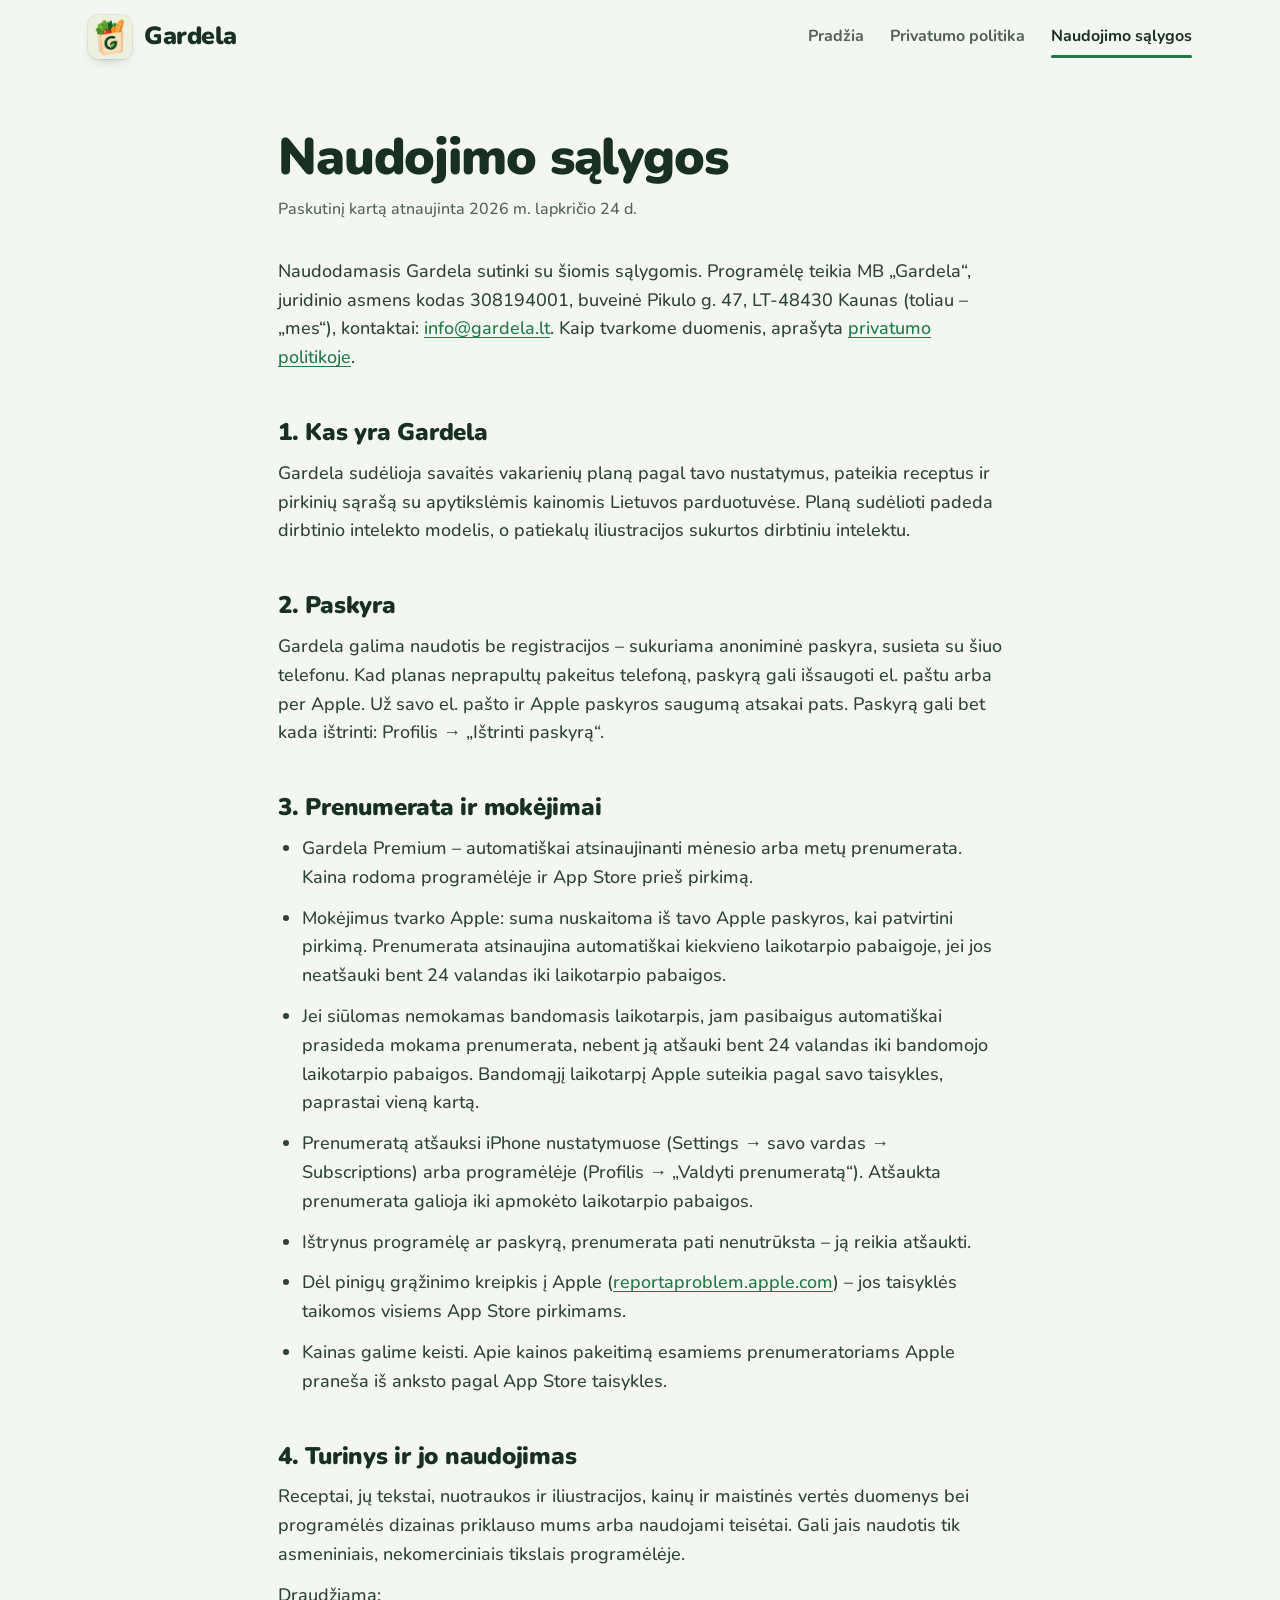
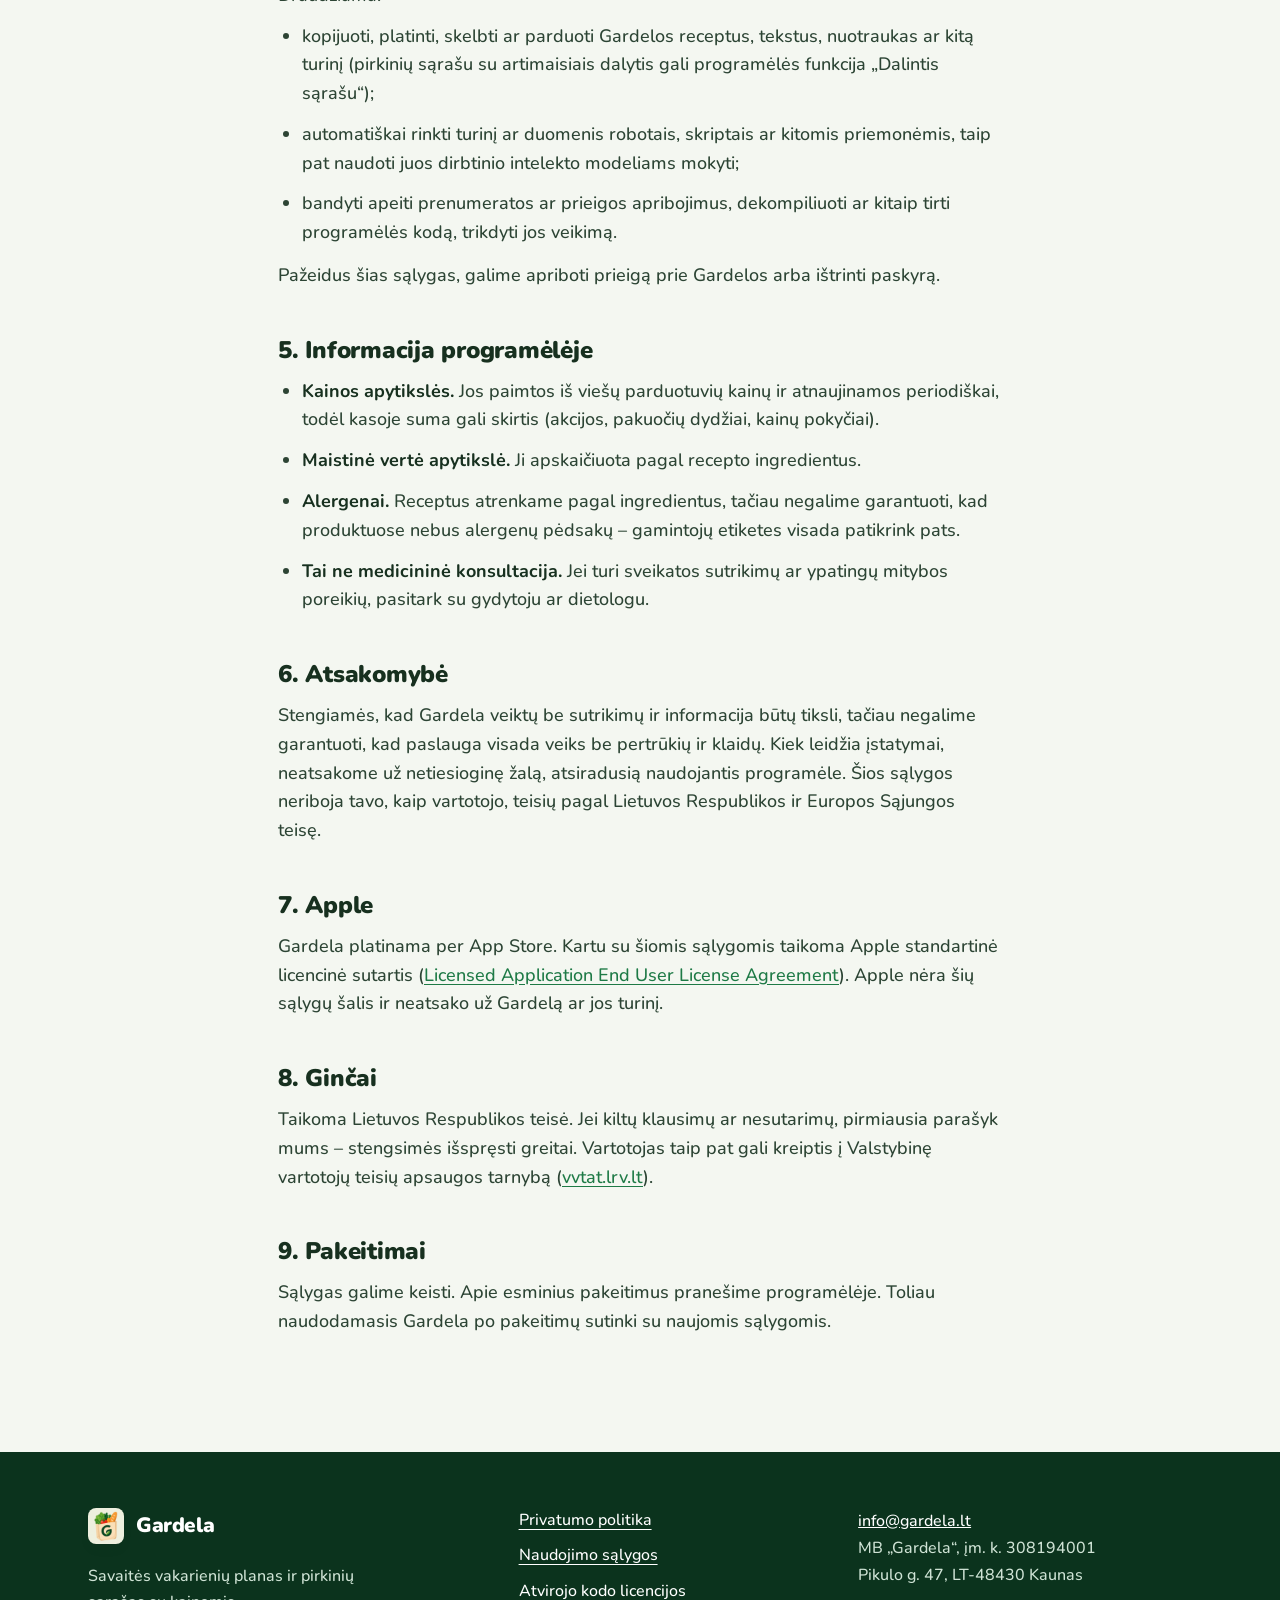
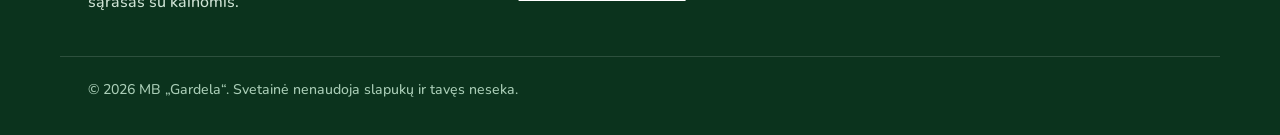
<file: salygos.html>
<!DOCTYPE html>
<html lang="lt">
<head>
<meta charset="utf-8">
<meta name="viewport" content="width=device-width, initial-scale=1">
<title>Naudojimo sąlygos – Gardela</title>
<meta name="description" content="Gardelos naudojimo sąlygos: paskyra, prenumerata ir mokėjimai, turinys, atsakomybė.">
<meta name="theme-color" content="#F4F7F1">
<link rel="canonical" href="https://gardela.lt/salygos">
<link rel="icon" href="/favicon.png" type="image/png">
<link rel="apple-touch-icon" href="/apple-touch-icon.png">
<link rel="preload" href="/fonts/nunito-latin.woff2" as="font" type="font/woff2" crossorigin>
<link rel="preload" href="/fonts/nunito-latin-ext.woff2" as="font" type="font/woff2" crossorigin>
<link rel="stylesheet" href="/site.css">
</head>
<body class="doc">
<a class="skip" href="#turinys">Pereiti prie turinio</a>
<header class="top">
  <div class="top-in">
  <a class="brand" href="/" aria-label="Gardela – į pradžią">
    <img src="/img/gardela-192.png" width="44" height="44" alt="">
    <span>Gardela</span>
  </a>
  <nav class="top-nav doc-nav" aria-label="Svetainė">
    <a href="/">Pradžia</a>
    <a href="/privatumas">Privatumo politika</a>
    <a href="/salygos" aria-current="true">Naudojimo sąlygos</a>
  </nav>
  </div>
</header>
<main id="turinys" class="prose">
<h1>Naudojimo sąlygos</h1>
<p class="updated">Paskutinį kartą atnaujinta 2026 m. lapkričio 24 d.</p>

<p>Naudodamasis Gardela sutinki su šiomis sąlygomis. Programėlę teikia MB „Gardela“, juridinio asmens kodas 308194001, buveinė Pikulo g. 47, LT-48430 Kaunas (toliau – „mes“), kontaktai: <a href="mailto:info@gardela.lt">info@gardela.lt</a>. Kaip tvarkome duomenis, aprašyta <a href="/privatumas">privatumo politikoje</a>.</p>

<h2>1. Kas yra Gardela</h2>
<p>Gardela sudėlioja savaitės vakarienių planą pagal tavo nustatymus, pateikia receptus ir pirkinių sąrašą su apytikslėmis kainomis Lietuvos parduotuvėse. Planą sudėlioti padeda dirbtinio intelekto modelis, o patiekalų iliustracijos sukurtos dirbtiniu intelektu.</p>

<h2>2. Paskyra</h2>
<p>Gardela galima naudotis be registracijos – sukuriama anoniminė paskyra, susieta su šiuo telefonu. Kad planas neprapultų pakeitus telefoną, paskyrą gali išsaugoti el. paštu arba per Apple. Už savo el. pašto ir Apple paskyros saugumą atsakai pats. Paskyrą gali bet kada ištrinti: Profilis → „Ištrinti paskyrą“.</p>

<h2>3. Prenumerata ir mokėjimai</h2>
<ul>
<li>Gardela Premium – automatiškai atsinaujinanti mėnesio arba metų prenumerata. Kaina rodoma programėlėje ir App Store prieš pirkimą.</li>
<li>Mokėjimus tvarko Apple: suma nuskaitoma iš tavo Apple paskyros, kai patvirtini pirkimą. Prenumerata atsinaujina automatiškai kiekvieno laikotarpio pabaigoje, jei jos neatšauki bent 24 valandas iki laikotarpio pabaigos.</li>
<li>Jei siūlomas nemokamas bandomasis laikotarpis, jam pasibaigus automatiškai prasideda mokama prenumerata, nebent ją atšauki bent 24 valandas iki bandomojo laikotarpio pabaigos. Bandomąjį laikotarpį Apple suteikia pagal savo taisykles, paprastai vieną kartą.</li>
<li>Prenumeratą atšauksi iPhone nustatymuose (Settings → savo vardas → Subscriptions) arba programėlėje (Profilis → „Valdyti prenumeratą“). Atšaukta prenumerata galioja iki apmokėto laikotarpio pabaigos.</li>
<li>Ištrynus programėlę ar paskyrą, prenumerata pati nenutrūksta – ją reikia atšaukti.</li>
<li>Dėl pinigų grąžinimo kreipkis į Apple (<a href="https://reportaproblem.apple.com">reportaproblem.apple.com</a>) – jos taisyklės taikomos visiems App Store pirkimams.</li>
<li>Kainas galime keisti. Apie kainos pakeitimą esamiems prenumeratoriams Apple praneša iš anksto pagal App Store taisykles.</li>
</ul>

<h2>4. Turinys ir jo naudojimas</h2>
<p>Receptai, jų tekstai, nuotraukos ir iliustracijos, kainų ir maistinės vertės duomenys bei programėlės dizainas priklauso mums arba naudojami teisėtai. Gali jais naudotis tik asmeniniais, nekomerciniais tikslais programėlėje.</p>
<p>Draudžiama:</p>
<ul>
<li>kopijuoti, platinti, skelbti ar parduoti Gardelos receptus, tekstus, nuotraukas ar kitą turinį (pirkinių sąrašu su artimaisiais dalytis gali programėlės funkcija „Dalintis sąrašu“);</li>
<li>automatiškai rinkti turinį ar duomenis robotais, skriptais ar kitomis priemonėmis, taip pat naudoti juos dirbtinio intelekto modeliams mokyti;</li>
<li>bandyti apeiti prenumeratos ar prieigos apribojimus, dekompiliuoti ar kitaip tirti programėlės kodą, trikdyti jos veikimą.</li>
</ul>
<p>Pažeidus šias sąlygas, galime apriboti prieigą prie Gardelos arba ištrinti paskyrą.</p>

<h2>5. Informacija programėlėje</h2>
<ul>
<li><strong>Kainos apytikslės.</strong> Jos paimtos iš viešų parduotuvių kainų ir atnaujinamos periodiškai, todėl kasoje suma gali skirtis (akcijos, pakuočių dydžiai, kainų pokyčiai).</li>
<li><strong>Maistinė vertė apytikslė.</strong> Ji apskaičiuota pagal recepto ingredientus.</li>
<li><strong>Alergenai.</strong> Receptus atrenkame pagal ingredientus, tačiau negalime garantuoti, kad produktuose nebus alergenų pėdsakų – gamintojų etiketes visada patikrink pats.</li>
<li><strong>Tai ne medicininė konsultacija.</strong> Jei turi sveikatos sutrikimų ar ypatingų mitybos poreikių, pasitark su gydytoju ar dietologu.</li>
</ul>

<h2>6. Atsakomybė</h2>
<p>Stengiamės, kad Gardela veiktų be sutrikimų ir informacija būtų tiksli, tačiau negalime garantuoti, kad paslauga visada veiks be pertrūkių ir klaidų. Kiek leidžia įstatymai, neatsakome už netiesioginę žalą, atsiradusią naudojantis programėle. Šios sąlygos neriboja tavo, kaip vartotojo, teisių pagal Lietuvos Respublikos ir Europos Sąjungos teisę.</p>

<h2>7. Apple</h2>
<p>Gardela platinama per App Store. Kartu su šiomis sąlygomis taikoma Apple standartinė licencinė sutartis (<a href="https://www.apple.com/legal/internet-services/itunes/dev/stdeula/">Licensed Application End User License Agreement</a>). Apple nėra šių sąlygų šalis ir neatsako už Gardelą ar jos turinį.</p>

<h2>8. Ginčai</h2>
<p>Taikoma Lietuvos Respublikos teisė. Jei kiltų klausimų ar nesutarimų, pirmiausia parašyk mums – stengsimės išspręsti greitai. Vartotojas taip pat gali kreiptis į Valstybinę vartotojų teisių apsaugos tarnybą (<a href="https://vvtat.lrv.lt">vvtat.lrv.lt</a>).</p>

<h2>9. Pakeitimai</h2>
<p>Sąlygas galime keisti. Apie esminius pakeitimus pranešime programėlėje. Toliau naudodamasis Gardela po pakeitimų sutinki su naujomis sąlygomis.</p>

</main>
<footer class="foot">
  <div class="wrap foot-grid">
    <div class="foot-brand">
      <a class="brand" href="/"><img src="/img/gardela-192.png" width="36" height="36" alt="" loading="lazy"><span>Gardela</span></a>
      <p>Savaitės vakarienių planas ir pirkinių sąrašas su kainomis.</p>
    </div>
    <nav aria-label="Teisinė informacija">
      <a href="/privatumas">Privatumo politika</a>
      <a href="/salygos">Naudojimo sąlygos</a>
      <a href="/licencijos">Atvirojo kodo licencijos</a>
    </nav>
    <address>
      <a href="mailto:info@gardela.lt">info@gardela.lt</a><br>
      MB „Gardela“, įm. k. 308194001<br>
      Pikulo g. 47, LT-48430 Kaunas
    </address>
  </div>
  <div class="wrap foot-small">
    <p>© 2026 MB „Gardela“. Svetainė nenaudoja slapukų ir tavęs neseka.</p>
  </div>
</footer>
</body>
</html>
</file>
<file: site.css>
/* gardela.lt – vienas stilių failas. Spalvos ir šriftas – kaip programėlėje (tema „Daržas“). */
@font-face{font-family:"Nunito";font-style:normal;font-weight:200 1000;font-display:swap;src:url("fonts/nunito-latin-ext.woff2") format("woff2");unicode-range:U+0100-02BA,U+02BD-02C5,U+02C7-02CC,U+02CE-02D7,U+02DD-02FF,U+0304,U+0308,U+0329,U+1D00-1DBF,U+1E00-1E9F,U+1EF2-1EFF,U+2020,U+20A0-20AB,U+20AD-20C0,U+2113,U+2C60-2C7F,U+A720-A7FF}
@font-face{font-family:"Nunito";font-style:normal;font-weight:200 1000;font-display:swap;src:url("fonts/nunito-latin.woff2") format("woff2");unicode-range:U+0000-00FF,U+0131,U+0152-0153,U+02BB-02BC,U+02C6,U+02DA,U+02DC,U+0304,U+0308,U+0329,U+2000-206F,U+20AC,U+2122,U+2191,U+2193,U+2212,U+2215,U+FEFF,U+FFFD}

:root{
  --bg:#F4F7F1; --surface:#FFFFFF; --ink:#17301F; --muted:#4F6355; --line:#DCE6DA;
  --green:#1E7A46; --green-soft:#E6F2E8; --green-deep:#0F4527; --green-night:#0B331D;
  --tag:#F6EBCF; --tag-ink:#5E420B; --stone:#BCB7B4;
  --r-card:20px; --wrap:1160px; --bar:74px;
  --shadow-phone:0 2px 0 rgba(255,255,255,.5) inset,0 40px 80px -30px rgba(15,69,39,.45),0 18px 36px -18px rgba(15,69,39,.35);
}
*{box-sizing:border-box}
html{-webkit-text-size-adjust:100%;scroll-behavior:smooth;scroll-padding-top:var(--top-h,72px)}
body{margin:0;padding-top:calc(var(--bar) + 1px);background:var(--bg);color:var(--ink);font:500 18px/1.6 "Nunito",ui-rounded,"SF Pro Rounded",-apple-system,BlinkMacSystemFont,"Segoe UI",Roboto,sans-serif;-webkit-font-smoothing:antialiased;text-rendering:optimizeLegibility}
img{display:block;max-width:100%}
a{color:var(--green)}
h1,h2,h3,p,ul,ol{margin:0}
ul,ol{padding:0;list-style:none}
button{font:inherit;color:inherit;cursor:pointer}
a,button,summary{-webkit-tap-highlight-color:transparent}
/* greiti bakstelėjimai (pvz. „+“ skaičiuoklėje) neturi priartinti puslapio; priartinimas dviem pirštais lieka */
html{touch-action:manipulation}
a,button,summary,label{touch-action:manipulation}
:focus-visible{outline:3px solid var(--green);outline-offset:3px;border-radius:8px}
.week :focus-visible,.closing :focus-visible{outline-color:#fff}
.wrap{max-width:var(--wrap);margin:0 auto;padding:0 28px}
.skip{position:absolute;left:16px;top:-60px;background:var(--ink);color:#fff;padding:10px 16px;border-radius:12px;z-index:10;text-decoration:none;font-weight:800}
.skip:focus{top:12px}

h1{font-weight:900;font-size:clamp(2.5rem,5.6vw,4.6rem);line-height:1.02;letter-spacing:-.022em;text-wrap:balance}
h2{font-weight:900;font-size:clamp(1.9rem,3.5vw,3rem);line-height:1.08;letter-spacing:-.018em;text-wrap:balance}
h3{font-weight:800;font-size:1.3rem;line-height:1.25;letter-spacing:-.005em}

/* ---------- viršus ---------- */
/* juosta – fixed, ne sticky: iOS Safari po staigaus šuolio vieną kadrą nupiešdavo puslapį be sticky juostos (mirktelėjimas) */
.top{position:fixed;top:0;left:0;right:0;z-index:30;background:var(--bg);border-bottom:1px solid transparent;transition:border-color .2s,box-shadow .2s}
.top.scrolled{border-bottom-color:var(--line);box-shadow:0 10px 30px -22px rgba(23,48,31,.35)}
.top-in{max-width:var(--wrap);min-height:var(--bar);margin:0 auto;padding:14px 28px;display:flex;align-items:center;gap:28px}
.brand{display:inline-flex;align-items:center;gap:12px;text-decoration:none;color:var(--ink);font-weight:900;font-size:1.55rem;letter-spacing:-.02em}
.brand img{border-radius:22.5%;box-shadow:0 0 0 1px rgba(23,48,31,.08),0 6px 14px -8px rgba(23,48,31,.4)}
.top-nav{margin-left:auto;display:flex;gap:26px}
.top-nav a{color:var(--muted);text-decoration:none;font-weight:700;font-size:1rem;white-space:nowrap}
.top-nav a{position:relative;padding:8px 0}
.top-nav a:hover{color:var(--ink)}
.top-nav a[aria-current=true]{color:var(--ink)}
.top-nav a::after{content:"";position:absolute;left:0;right:0;bottom:0;height:3px;border-radius:3px;background:var(--green);transform:scaleX(0);transform-origin:left;transition:transform .22s ease}
.top-nav a[aria-current=true]::after{transform:scaleX(1)}
.menu-btn{display:none;width:46px;height:46px;border-radius:50%;border:2px solid var(--line);background:#fff;place-items:center;align-content:center;gap:4px;padding:0}
.menu-btn span{display:block;width:18px;height:2.4px;border-radius:2px;background:var(--ink);transition:transform .2s,opacity .2s}
.menu-btn[aria-expanded=true] span:nth-child(1){transform:translateY(6.4px) rotate(45deg)}
.menu-btn[aria-expanded=true] span:nth-child(2){opacity:0}
.menu-btn[aria-expanded=true] span:nth-child(3){transform:translateY(-6.4px) rotate(-45deg)}
.mnav{position:absolute;left:0;right:0;top:100%;display:grid;padding:4px 20px 16px;background:var(--bg);border-top:1px solid var(--line);box-shadow:0 22px 34px -18px rgba(23,48,31,.5)}
.mnav[hidden]{display:none}
.mnav a{padding:14px 4px;font-weight:800;font-size:1.15rem;color:var(--ink);text-decoration:none;border-bottom:1px solid var(--line)}
.mnav a:last-child{border-bottom:0}
.mnav a[aria-current=true]{color:var(--green)}
.soon{display:inline-flex;align-items:center;gap:8px;background:var(--ink);color:#fff;font-weight:800;font-size:.95rem;line-height:1;padding:11px 16px 11px 13px;border-radius:999px;white-space:nowrap}
.soon-lg{font-size:1.1rem;padding:16px 24px 16px 19px}
.soon-light{background:#fff;color:var(--green-deep)}

/* ---------- hero ---------- */
.hero{max-width:var(--wrap);margin:0 auto;padding:36px 28px 96px;display:grid;grid-template-columns:minmax(0,1.08fr) minmax(0,.92fr);gap:56px;align-items:start}
.hero-copy{padding-top:44px}
.lead{margin-top:26px;font-size:clamp(1.15rem,1.5vw,1.35rem);line-height:1.5;color:var(--muted);max-width:33em}
.hero-cta{margin-top:34px;display:flex;flex-wrap:wrap;align-items:center;gap:14px 26px}
.quiet-link{font-weight:800;color:var(--green);text-underline-offset:5px;text-decoration-thickness:2px}
.proof{margin-top:38px;display:flex;flex-wrap:wrap;gap:10px 26px;color:var(--ink);font-weight:700;font-size:1rem}
.proof li{display:flex;align-items:center;gap:9px}
.proof li::before{content:"";width:20px;height:20px;border-radius:50%;background:var(--green) url("data:image/svg+xml,%3Csvg xmlns='http://www.w3.org/2000/svg' viewBox='0 0 20 20'%3E%3Cpath d='M5.6 10.4l2.9 2.9 5.9-6.3' fill='none' stroke='%23fff' stroke-width='2.2' stroke-linecap='round' stroke-linejoin='round'/%3E%3C/svg%3E") center/100% no-repeat;flex:none}

/* ---------- telefono pavyzdys ---------- */
.demo{display:grid;justify-items:center;gap:26px;position:relative}
.demo::before{content:"";position:absolute;inset:4% 0 14% 0;background:radial-gradient(closest-side,rgba(30,122,70,.20),rgba(30,122,70,0));z-index:0;pointer-events:none}
.phone{position:relative;z-index:1;width:318px;max-width:84vw;aspect-ratio:318/650;background:#0E1A12;border-radius:52px;padding:10px;box-shadow:var(--shadow-phone)}
.phone::after{content:"";position:absolute;inset:0;border-radius:52px;box-shadow:0 0 0 1.5px rgba(255,255,255,.14) inset;pointer-events:none}
.phone-island{position:absolute;top:19px;left:50%;width:86px;height:25px;margin-left:-43px;background:#0E1A12;border-radius:20px;z-index:3}
.screen{position:relative;height:100%;background:var(--bg);border-radius:42px;overflow:hidden;font-size:12px;line-height:1.35;color:var(--ink)}
.screen:focus{outline:none}
.noscript{padding:120px 24px;text-align:center;color:var(--muted)}
.phone-status{position:absolute;top:10px;left:10px;right:10px;height:44px;z-index:2;display:flex;align-items:center;justify-content:space-between;padding:2px 26px 0 30px;font-size:12px;font-weight:800;color:var(--ink);pointer-events:none}
.view{position:absolute;inset:0;padding-top:44px;display:flex;flex-direction:column;animation:viewIn .28s cubic-bezier(.2,.7,.2,1)}
@keyframes viewIn{from{opacity:0;transform:translateY(8px)}to{opacity:1;transform:none}}
.scroll{flex:1;min-width:0;overflow-x:hidden;overflow-y:auto;touch-action:pan-y;padding:10px 14px 18px;scrollbar-width:none;-webkit-overflow-scrolling:touch}
.scroll>*{max-width:100%}
.scroll::-webkit-scrollbar{display:none}
.s-title{font-size:21px;font-weight:900;letter-spacing:-.02em;margin:0 2px 10px}

.s-seg{display:grid;grid-template-columns:1fr 1fr;background:#fff;border:1.5px solid var(--line);border-radius:12px;padding:3px;font-weight:800;font-size:10.5px;text-align:center}
.s-seg span{padding:7px 4px;border-radius:9px;color:var(--ink)}
.s-seg .on{background:var(--green);color:#fff}
.s-cards{display:grid;grid-template-columns:1fr 1fr;gap:8px;margin-top:10px}
.s-card{background:#fff;border:1.5px solid var(--line);border-radius:14px;padding:10px 11px;text-align:left;display:block;width:100%}
.s-card small{display:block;font-size:9.5px;font-weight:700;color:var(--muted)}
.s-card b{display:block;font-size:17px;font-weight:900;letter-spacing:-.01em;margin:3px 0 6px}
.s-bar{height:4px;border-radius:4px;background:var(--line);overflow:hidden}
.s-bar i{display:block;height:100%;background:var(--green);border-radius:4px;transition:width .35s ease}
.s-card em{display:block;font-style:normal;font-size:9px;color:var(--muted);margin-top:5px;font-weight:600}
.s-meta{margin:11px 2px 8px;font-size:10px;font-weight:700;color:var(--muted)}

.day{position:relative;display:flex;gap:10px;align-items:center;background:#fff;border:1.5px solid var(--line);border-radius:16px;padding:9px 10px;margin-bottom:8px;width:100%;text-align:left}
.day.today{border-color:var(--green);box-shadow:0 0 0 1px var(--green)}
.day-open{position:absolute;inset:0;border:0;background:none;border-radius:16px}
.day img{width:46px;height:46px;border-radius:12px;flex:none;background:var(--stone)}
.day-body{min-width:0;flex:1}
.day-label{display:flex;align-items:center;gap:6px;font-size:8.5px;font-weight:800;letter-spacing:.04em;text-transform:uppercase;color:var(--muted)}
.day-label .now{text-transform:none;letter-spacing:0;background:var(--green-soft);color:var(--green);padding:1px 6px;border-radius:6px;font-size:8.5px}
.day-title{font-size:11.5px;font-weight:700;line-height:1.3;margin:2px 26px 4px 0;display:-webkit-box;-webkit-line-clamp:2;-webkit-box-orient:vertical;overflow:hidden}
.day-foot{display:flex;align-items:center;gap:8px;font-size:9px;color:var(--muted);font-weight:700}
.chip{background:var(--green-soft);color:var(--green);padding:1.5px 6px;border-radius:6px;font-weight:800;font-size:8.5px}
.day-foot .d-price{margin-left:auto;color:var(--ink);font-weight:900;font-size:10.5px}
.swap{position:absolute;top:7px;right:8px;width:26px;height:26px;border-radius:50%;border:0;background:var(--green-soft);color:var(--green);display:grid;place-items:center;z-index:2}
.swap svg{width:13px;height:13px}
.swap:active{transform:scale(.92)}
.day.swapped img,.day.swapped .day-title{animation:pop .4s cubic-bezier(.2,.9,.3,1.2)}
@keyframes pop{0%{opacity:.2;transform:scale(.9)}100%{opacity:1;transform:none}}

/* receptas */
.r-top{display:flex;justify-content:space-between;align-items:center;margin:0 0 8px}
.r-back{border:0;background:none;padding:4px 2px;font-weight:800;font-size:11px;color:var(--ink);display:flex;align-items:center;gap:3px}
.r-hero{width:100%;height:auto;aspect-ratio:3/2;object-fit:cover;border-radius:14px;background:var(--stone);margin-bottom:11px}
.r-title{font-size:15px;font-weight:900;line-height:1.22;text-align:center;letter-spacing:-.01em}
.r-chip{display:table;margin:7px auto}
.r-desc{font-size:10px;color:var(--muted);text-align:center;display:-webkit-box;-webkit-line-clamp:2;-webkit-box-orient:vertical;overflow:hidden}
.r-stats{display:grid;grid-template-columns:repeat(3,1fr);background:#fff;border-radius:14px;margin:11px 0;padding:9px 4px;text-align:center}
.r-stats div+div{border-left:1.5px solid var(--line)}
.r-stats small{display:block;font-size:8.5px;color:var(--muted);font-weight:700}
.r-stats b{font-size:13px;font-weight:900}
.btn{display:flex;align-items:center;justify-content:center;gap:7px;width:100%;border:0;border-radius:999px;background:var(--green);color:#fff;font-weight:800;font-size:11.5px;padding:11px 12px}
.btn.ghost{background:#fff;color:var(--ink);border:1.5px solid var(--line)}
.btn:active{transform:scale(.985)}
.nut{background:#fff;border-radius:14px;padding:10px;margin-top:10px}
.nut>small{display:block;font-size:8.5px;font-weight:800;letter-spacing:.05em;text-transform:uppercase;color:var(--muted)}
.nut>em{display:block;font-style:normal;font-size:8.5px;color:var(--muted);margin:1px 0 7px}
.nut-grid{display:grid;grid-template-columns:repeat(4,1fr);gap:5px}
.nut-grid div{border-radius:9px;padding:6px 2px;text-align:center}
.nut-grid b{display:block;font-size:13px;font-weight:900}
.nut-grid span{font-size:8px;color:var(--muted);font-weight:700}
.n-k{background:#FBEEE8}.n-k b{color:#B8441B}.n-p{background:#F8EAF0}.n-p b{color:#9E2F4E}.n-c{background:#F7F0E0}.n-c b{color:#845C00}.n-f{background:#EAF0F7}.n-f b{color:#2D5B88}
.r-tabs{display:grid;grid-template-columns:1fr 1fr;background:#E3EAE1;border-radius:11px;padding:3px;margin:10px 0 8px}
.r-tabs button{border:0;background:none;border-radius:8px;padding:6px;font-weight:800;font-size:10.5px;color:var(--muted)}
.r-tabs button[aria-selected=true]{background:#fff;color:var(--ink)}
.r-list{background:#fff;border-radius:14px;padding:3px 11px}
.r-list li{padding:8px 0;font-size:10.5px;font-weight:600;border-bottom:1.5px solid #EEF2EC;overflow-wrap:anywhere}
.r-list li:last-child{border-bottom:0}
.r-list li.opt{color:var(--muted)}
.r-steps li{display:grid;grid-template-columns:20px 1fr;gap:8px}
.r-steps li>b{width:20px;height:20px;border-radius:50%;background:var(--green-soft);color:var(--green);display:grid;place-items:center;font-size:10px;font-weight:900}

/* pirkiniai */
.l-card{background:#fff;border:1.5px solid var(--line);border-radius:14px;padding:11px 12px}
.l-row{display:flex;justify-content:space-between;align-items:flex-end}
.l-row small{display:block;font-size:9.5px;color:var(--muted);font-weight:700}
.l-row b{font-size:17px;font-weight:900}
.l-card .s-bar{margin:7px 0}
.l-card p{font-size:9px;color:var(--muted);font-weight:600}
.pantry{background:#fff;border:1.5px solid var(--line);border-radius:14px;padding:11px 12px;margin-top:9px}
.pantry b{font-size:11.5px;font-weight:900}
.pantry p{font-size:9px;color:var(--muted);margin:2px 0 7px;font-weight:600}
.pantry div{display:flex;flex-wrap:wrap;gap:5px}
.pantry span{border:1.5px solid var(--line);border-radius:999px;padding:3px 8px;font-size:9.5px;font-weight:800}
.l-sec{font-size:9.5px;font-weight:800;color:var(--muted);margin:13px 2px 6px}
.l-group{background:#fff;border-radius:14px;padding:2px 10px;overflow:hidden}
.item{display:grid;grid-template-columns:22px 22px 1fr;gap:8px;align-items:center;width:100%;border:0;background:none;text-align:left;padding:8px 0;border-bottom:1.5px solid #EEF2EC}
.item:last-child{border-bottom:0}
.item>span:last-child{min-width:0}
.item:active{opacity:.6}
.s-card:active,.day:has(.day-open:active){background:#F3F7F1}
.demo-tabs button:active,.r-tabs button:active{opacity:.7}
.box{width:20px;height:20px;border-radius:50%;border:1.8px solid #C9D3C7;display:grid;place-items:center;transition:background .15s,border-color .15s}
.item[aria-checked=true] .box{background:var(--green);border-color:var(--green)}
.box svg{width:11px;height:11px;opacity:0;transition:opacity .15s}
.item[aria-checked=true] .box svg{opacity:1}
.emo{font-size:15px;line-height:1;text-align:center}
.item b{display:block;font-size:11px;font-weight:800}
.item small{display:block;font-size:8.5px;color:var(--muted);font-weight:600;white-space:nowrap;overflow:hidden;text-overflow:ellipsis}
.item[aria-checked=true] b{text-decoration:line-through;color:var(--muted)}

/* gaminimas */
.c-head{display:grid;grid-template-columns:28px 1fr 28px;align-items:center;margin-bottom:9px}
.c-x{border:0;background:none;font-size:15px;font-weight:800;padding:2px}
.c-count{text-align:center;font-weight:800;font-size:11.5px}
.c-prog{display:flex;gap:4px;margin-bottom:11px}
.c-prog i{flex:1;height:4px;border-radius:4px;background:var(--line)}
.c-prog i.on{background:var(--green)}
.c-card{background:#fff;border-radius:16px;padding:14px;flex:1}
.c-n{width:26px;height:26px;border-radius:50%;background:var(--green-soft);color:var(--green);display:grid;place-items:center;font-weight:900;font-size:13px;margin-bottom:10px}
.c-text{font-size:14.5px;font-weight:600;line-height:1.42}
.c-view .scroll{display:flex;flex-direction:column}
.timer{margin-top:10px;font-variant-numeric:tabular-nums}
.timer.run{background:var(--green-soft);border-color:var(--green);color:var(--green)}
.timer.done{background:var(--green);border-color:var(--green);color:#fff}
.c-nav{display:grid;grid-template-columns:1fr 1fr;gap:8px;margin-top:9px}
.btn[disabled]{opacity:.4;cursor:default}

/* skirtukai prie telefono */
.demo-side{position:relative;z-index:1;display:grid;justify-items:center;gap:12px;width:100%;min-width:0}
.demo-tabs{display:flex;gap:4px;background:#fff;border:2px solid var(--line);border-radius:999px;padding:4px;max-width:100%}
.demo-tabs button{border:0;background:none;border-radius:999px;padding:9px 16px;font-weight:800;font-size:.95rem;color:var(--muted);white-space:nowrap}
.demo-tabs button[aria-selected=true]{background:var(--green);color:#fff}
.demo-hint{font-size:.92rem;color:var(--muted);text-align:center;max-width:22em;line-height:1.4}

/* ---------- savaitės kaina ---------- */
.week{background:var(--green-deep);color:#fff;padding:104px 0 96px;position:relative;overflow:hidden}
.week::before{content:"";position:absolute;inset:0;background:radial-gradient(900px 480px at 82% -8%,rgba(64,170,104,.34),transparent 70%),radial-gradient(700px 420px at -6% 108%,rgba(11,51,29,.9),transparent 70%);pointer-events:none}
.week .wrap{position:relative}
.week-head{max-width:40em}
.week-head p{margin-top:16px;color:#CFE3D5;font-size:1.15rem;line-height:1.5}
.week-controls{display:flex;flex-wrap:wrap;gap:18px 34px;margin-top:40px}
.ctl{display:grid;gap:9px}
.ctl-label{font-weight:800;font-size:.92rem;color:#CFE3D5}
.stepper,.seg{display:inline-flex;align-items:center;background:rgba(255,255,255,.1);border:1.5px solid rgba(255,255,255,.22);border-radius:999px;padding:4px;height:54px}
.stepper button{width:44px;height:44px;border-radius:50%;border:0;background:#fff;color:var(--green-deep);font-weight:900;font-size:1.4rem;line-height:1;display:grid;place-items:center}
.stepper button:disabled{opacity:.35;cursor:default}
.stepper output{min-width:54px;text-align:center;font-weight:900;font-size:1.35rem;font-variant-numeric:tabular-nums}
.seg button{border:0;background:none;color:#fff;height:44px;min-width:54px;padding:0 18px;border-radius:999px;font-weight:800;font-size:1.05rem}
.seg button[aria-checked=true]{background:#fff;color:var(--green-deep)}

.plates{display:flex;gap:18px;margin-top:52px;padding:6px 0 10px}
.plate{flex:1 1 0;min-width:0;max-width:196px;display:flex;flex-direction:column;align-items:center;text-align:center;animation:plateIn .5s cubic-bezier(.2,.8,.25,1) both;animation-delay:calc(var(--i)*55ms)}
@keyframes plateIn{from{opacity:0;transform:translateY(18px) scale(.94)}to{opacity:1;transform:none}}
.plate img{width:100%;height:auto;aspect-ratio:1;border-radius:50%;box-shadow:0 22px 34px -18px rgba(0,0,0,.6),0 0 0 6px rgba(255,255,255,.06)}
.plate-day{display:block;margin-top:16px;font-weight:800;font-size:.85rem;color:#A9CDB6}
.plate-name{display:block;font-weight:800;font-size:1rem;line-height:1.25;margin:2px 0 8px;text-wrap:balance}
.plate-price{display:inline-block;margin-top:auto;font-weight:900;font-size:1rem;font-variant-numeric:tabular-nums;background:rgba(255,255,255,.12);border-radius:999px;padding:3px 12px}

.week-total{display:flex;flex-wrap:wrap;align-items:center;gap:22px 36px;margin-top:54px}
.tag{position:relative;display:inline-grid;gap:2px;background:var(--tag);color:var(--tag-ink);padding:18px 30px 18px 58px;border-radius:14px;transform:rotate(-2deg);box-shadow:0 20px 34px -16px rgba(0,0,0,.55)}
.tag::before{content:"";position:absolute;left:-13px;top:50%;width:26px;height:26px;margin-top:-13px;background:var(--tag);transform:rotate(45deg);border-radius:5px}
.tag-hole{position:absolute;left:18px;top:50%;width:14px;height:14px;margin-top:-7px;border-radius:50%;background:var(--green-deep);box-shadow:0 0 0 3px rgba(94,66,11,.18)}
.tag-label{font-weight:800;font-size:.98rem}
.tag-sum{font-weight:900;font-size:clamp(2.4rem,5vw,3.6rem);line-height:1;letter-spacing:-.02em;font-variant-numeric:tabular-nums}
.week-avg{font-size:1.15rem;color:#CFE3D5;font-weight:700;max-width:22em}
.week-avg b{color:#fff;font-weight:900}
.week-note{margin-top:44px;font-size:.9rem;color:#A9CDB6;max-width:52em}

/* ---------- kaip veikia ---------- */
.how{padding:112px 0 40px}
.how h2{max-width:20em}
.steps{display:grid;grid-template-columns:repeat(3,minmax(0,1fr));gap:36px;margin-top:56px;counter-reset:step}
.step{counter-increment:step}
.step h3{margin-top:26px;display:flex;gap:12px;align-items:baseline}
.step h3::before{content:counter(step);flex:none;width:34px;height:34px;border-radius:50%;background:var(--ink);color:#fff;display:inline-grid;place-items:center;font-size:1rem;font-weight:900;transform:translateY(-2px)}
.step p{margin-top:10px;color:var(--muted);padding-left:46px}
.vignette{background:#fff;border:2px solid var(--line);border-radius:var(--r-card);padding:22px;height:232px;display:flex;flex-direction:column;justify-content:center;gap:10px;overflow:hidden}
.v-q{font-weight:800;font-size:.98rem}
.v-chips{display:flex;flex-wrap:wrap;gap:7px;margin-bottom:8px}
.v-chips span{border:2px solid var(--line);border-radius:999px;padding:5px 13px;font-weight:800;font-size:.9rem;color:var(--muted)}
.v-chips .on{background:var(--green);border-color:var(--green);color:#fff}
.v-row{display:flex;align-items:center;gap:12px;border:2px solid var(--line);border-radius:14px;padding:8px 10px}
.v-row img{border-radius:50%;flex:none}
.v-row span{font-weight:700;font-size:.95rem;line-height:1.2;min-width:0}
.v-row b{display:block;font-size:.72rem;font-weight:800;color:var(--muted)}
.v-row i{margin-left:auto;flex:none;width:28px;height:28px;border-radius:50%;background:var(--green-soft) url("data:image/svg+xml,%3Csvg xmlns='http://www.w3.org/2000/svg' viewBox='0 0 24 24'%3E%3Cpath d='M19 12a7 7 0 1 1-2.6-5.4M19 4.5v4h-4' fill='none' stroke='%231E7A46' stroke-width='2.2' stroke-linecap='round' stroke-linejoin='round'/%3E%3C/svg%3E") center/15px no-repeat}
.v-item{display:flex;align-items:center;gap:11px;font-weight:700;font-size:.98rem}
.v-item i{width:22px;height:22px;border-radius:50%;border:2px solid #C9D3C7;flex:none}
.v-item.done i{border-color:var(--green);background:var(--green) url("data:image/svg+xml,%3Csvg xmlns='http://www.w3.org/2000/svg' viewBox='0 0 20 20'%3E%3Cpath d='M5.6 10.4l2.9 2.9 5.9-6.3' fill='none' stroke='%23fff' stroke-width='2.2' stroke-linecap='round' stroke-linejoin='round'/%3E%3C/svg%3E") center/100% no-repeat}
.v-item.done span{color:var(--muted);text-decoration:line-through}
.v-item em{margin-left:auto;font-style:normal;font-weight:800;color:var(--muted);font-variant-numeric:tabular-nums}
.v-sum{display:flex;justify-content:space-between;align-items:baseline;margin-top:8px;padding-top:12px;border-top:2px dashed var(--line);font-weight:800}
.v-sum b{font-size:1.5rem;font-weight:900}

/* ---------- kuo kitokia ---------- */
.diff{padding:96px 0 40px}
.diff-grid{display:grid;grid-template-columns:repeat(3,minmax(0,1fr));gap:0 48px;margin-top:44px}
.diff-grid article{padding:26px 0 30px;border-top:2px solid var(--ink)}
.diff-grid p{margin-top:9px;color:var(--muted)}

/* ---------- kainos ---------- */
.pricing{padding:96px 0 40px}
.pricing h2{max-width:19em}
.plans{display:grid;grid-template-columns:minmax(0,1fr) minmax(0,1fr) minmax(0,1.05fr);gap:22px;margin-top:48px;align-items:stretch}
.plan{background:#fff;border:2px solid var(--line);border-radius:26px;padding:28px 28px 30px}
.plan header{display:flex;align-items:center;justify-content:space-between;gap:12px;min-height:34px}
.plan-year{background:var(--green);border-color:var(--green);color:#fff}
.badge{background:#fff;color:var(--green);font-weight:900;font-size:.9rem;padding:5px 13px;border-radius:999px;white-space:nowrap}
.price{margin-top:34px;display:flex;align-items:baseline;gap:10px;flex-wrap:wrap}
.price strong{font-size:clamp(2.6rem,4.4vw,3.5rem);font-weight:900;line-height:1;letter-spacing:-.025em;font-variant-numeric:tabular-nums}
.price span{font-weight:700;opacity:.85}
.price-sub{margin-top:10px;font-weight:800;opacity:.9}
.included{display:grid;align-content:center;gap:14px;padding:8px 0 8px 14px}
.included li{display:flex;gap:12px;font-weight:700;line-height:1.35}
.included li::before{content:"";flex:none;width:24px;height:24px;border-radius:50%;background:var(--green-soft) url("data:image/svg+xml,%3Csvg xmlns='http://www.w3.org/2000/svg' viewBox='0 0 20 20'%3E%3Cpath d='M5.6 10.4l2.9 2.9 5.9-6.3' fill='none' stroke='%231E7A46' stroke-width='2.2' stroke-linecap='round' stroke-linejoin='round'/%3E%3C/svg%3E") center/100% no-repeat}
.fine{margin-top:26px;color:var(--muted);font-size:.98rem;max-width:56em}

/* ---------- DUK ---------- */
.faq{padding:96px 0 112px}
.faq-wrap{display:grid;grid-template-columns:minmax(0,.8fr) minmax(0,1.2fr);gap:56px;align-items:start}
.faq-head{position:sticky;top:calc(var(--bar) + 28px)}
.faq-head p{margin-top:18px;color:var(--muted)}
.faq-list{border-top:2px solid var(--ink)}
details{border-bottom:2px solid var(--line)}
summary{list-style:none;cursor:pointer;display:flex;justify-content:space-between;align-items:center;gap:20px;padding:22px 2px;font-weight:800;font-size:1.2rem;line-height:1.3}
summary::-webkit-details-marker{display:none}
summary:focus-visible{outline:none}
summary:focus-visible::after{box-shadow:0 0 0 3px var(--green)}
summary:hover::after{background-color:#D8EBDC}
summary::after{content:"";flex:none;width:30px;height:30px;border-radius:50%;background:var(--green-soft) url("data:image/svg+xml,%3Csvg xmlns='http://www.w3.org/2000/svg' viewBox='0 0 24 24'%3E%3Cpath d='M12 6v12M6 12h12' stroke='%231E7A46' stroke-width='2.4' stroke-linecap='round'/%3E%3C/svg%3E") center/16px no-repeat;transition:transform .2s ease}
details[open] summary::after{transform:rotate(45deg)}
details p{padding:0 46px 24px 2px;color:var(--muted)}

/* ---------- pabaiga ir poraštė ---------- */
.closing{background:var(--green);color:#fff;text-align:center;padding:96px 0 104px}
.closing .wrap{display:grid;justify-items:center;gap:30px}
.closing img{border-radius:22.5%;box-shadow:0 22px 40px -18px rgba(0,0,0,.5)}
.closing h2{max-width:16em}
.foot{background:var(--green-night);color:#CFE3D5;padding:56px 0 34px;font-size:1rem}
.foot a{color:#fff}
.foot-grid{display:grid;grid-template-columns:1.3fr 1fr 1.1fr;gap:36px}
.foot .brand{color:#fff;font-size:1.3rem}
.foot-brand p{margin-top:12px;max-width:20em}
.foot nav{display:grid;gap:10px;align-content:start}
.foot nav a{text-underline-offset:4px}
address{font-style:normal;line-height:1.7}
.foot-small{margin-top:40px;padding-top:22px;border-top:1px solid rgba(255,255,255,.14);font-size:.88rem;color:#A9CDB6}

/* ---------- teisiniai puslapiai (privatumas, salygos, licencijos) ---------- */
.doc-nav{margin-left:auto}
.prose{max-width:780px;margin:0 auto;padding:56px 28px 104px}
.prose h1{font-size:clamp(2.1rem,4.4vw,3.2rem)}
.prose .updated{color:var(--muted);margin:14px 0 34px;font-size:1rem}
.prose h2{font-size:1.5rem;line-height:1.2;letter-spacing:-.01em;margin:46px 0 12px}
.prose p,.prose li{color:#2C4434;margin-bottom:12px}
.prose ul{list-style:disc;padding-left:24px;margin-bottom:14px}
.prose strong{color:var(--ink)}
.prose a{text-underline-offset:3px;overflow-wrap:anywhere}
.table-wrap{overflow-x:auto;border:2px solid var(--line);border-radius:16px;background:#fff;margin:8px 0 18px}
.prose table{border-collapse:collapse;width:100%;min-width:660px;font-size:.92rem;line-height:1.4}
.prose th,.prose td{text-align:left;padding:10px 14px;border-bottom:1px solid var(--line);vertical-align:top}
.prose th{font-weight:800;background:var(--green-soft);white-space:nowrap}
.prose tr:last-child td{border-bottom:0}
.prose code{font:600 .9em ui-monospace,SFMono-Regular,Menlo,Consolas,monospace}
.prose details:first-of-type{border-top:2px solid var(--ink)}
.prose summary{font-size:1.1rem;padding:18px 2px}
.prose pre{white-space:pre-wrap;overflow-wrap:anywhere;font:500 .82rem/1.55 ui-monospace,SFMono-Regular,Menlo,Consolas,monospace;color:#2C4434;background:#fff;border:2px solid var(--line);border-radius:14px;padding:18px;margin:0 0 22px}
@media (max-width:760px){.prose{padding:34px 20px 72px}.prose h2{margin-top:38px}}
/* licencijų lentelė telefone: eilutė virsta kortele, nereikia slinkti į šoną */
@media (max-width:700px){
  .table-wrap{overflow-x:visible}
  .table-wrap table{display:block;min-width:0}
  .table-wrap thead{position:absolute;width:1px;height:1px;overflow:hidden;clip-path:inset(50%)}
  .table-wrap tbody{display:block}
  .table-wrap tr{display:grid;grid-template-columns:minmax(0,1fr) auto;gap:3px 14px;padding:13px 16px;border-bottom:1px solid var(--line)}
  .table-wrap tr:last-child{border-bottom:0}
  .table-wrap td{display:block;padding:0;border:0}
  .table-wrap td:nth-child(1){grid-column:1;grid-row:1;overflow-wrap:anywhere;color:var(--ink)}
  .table-wrap td:nth-child(3){grid-column:2;grid-row:1;max-width:7.6em;text-align:right;font-weight:800;color:var(--ink)}
  .table-wrap td:nth-child(2),.table-wrap td:nth-child(4){grid-column:1/-1;font-size:.86rem;line-height:1.45;color:var(--muted)}
  .table-wrap td:nth-child(2){grid-row:2}
  .table-wrap td:nth-child(2)::before{content:"Versija "}
  .table-wrap td:nth-child(4){grid-row:3}
}

/* ---------- siauresni ekranai ---------- */
@media (max-width:1020px){
  .top-nav{display:none}
  .top .soon{margin-left:auto}
  .menu-btn{display:grid}
  .top-in{gap:12px}
  .hero-copy{padding-top:8px}
  .hero{grid-template-columns:minmax(0,1fr);gap:54px;padding-bottom:80px}
  .hero-copy{max-width:40em}
  .steps{grid-template-columns:1fr;gap:56px;max-width:34em}
  .step{display:flex;flex-direction:column}
  .step h3{order:1;margin-top:0}
  .step p{order:2}
  .step .vignette{order:3;margin-top:22px}
  .demo-side{order:-1}
  .demo{gap:22px}
  .diff-grid{grid-template-columns:repeat(2,minmax(0,1fr))}
  .plans{grid-template-columns:1fr 1fr}
  .included{grid-column:1/-1;grid-template-columns:1fr 1fr;padding:10px 0 0}
  .faq-wrap{grid-template-columns:1fr;gap:34px}
  .faq-head{position:static}
  .foot-grid{grid-template-columns:1fr 1fr}
  .foot-brand{grid-column:1/-1}
}
@media (max-width:760px){
  :root{--bar:66px}
  body{font-size:17px}
  .wrap,.top-in,.hero{padding-left:20px;padding-right:20px}
  .top-in{padding-top:10px;padding-bottom:10px}
  .top .soon{font-size:.82rem;padding:9px 13px 9px 10px}
  .brand{font-size:1.35rem}
  .brand img{width:38px;height:38px}
  .hero{padding-top:26px;padding-bottom:64px;gap:44px}
  .proof{gap:9px 20px}
  .demo-tabs button{padding:9px 12px;font-size:.88rem}
  .week{padding:72px 0 68px}
  .week-controls{gap:16px 20px}
  .plates{overflow-x:auto;scroll-snap-type:x mandatory;margin:40px -20px 0;padding:6px 20px 14px;gap:16px;scrollbar-width:none}
  .plates::-webkit-scrollbar{display:none}
  .plate{flex:0 0 132px;scroll-snap-align:start}
  .week-total{margin-top:34px}
  .tag{margin-left:10px}
  .how{padding-top:76px}
  .diff,.pricing{padding-top:72px}
  .diff-grid{grid-template-columns:1fr}
  .plans{grid-template-columns:1fr}
  .included{grid-template-columns:1fr}
  .faq{padding:72px 0 80px}
  summary{font-size:1.08rem;padding:19px 2px}
  details p{padding-right:8px}
  .closing{padding:72px 0 80px}
  .foot-grid{grid-template-columns:1fr}
}
@media (max-width:440px){
  .top .soon{display:none}
  .menu-btn{margin-left:auto}
}
@media (max-width:400px){
  .demo-tabs{gap:0}
  .demo-tabs button{padding:8px 9px;font-size:.8rem}
  h1{font-size:2.2rem}
  .stepper output{min-width:40px}
  .seg button{min-width:46px;padding:0 14px}
}
@media (prefers-reduced-motion:reduce){
  html{scroll-behavior:auto}
  *,*::before,*::after{animation:none!important;transition:none!important}
}
</file>
